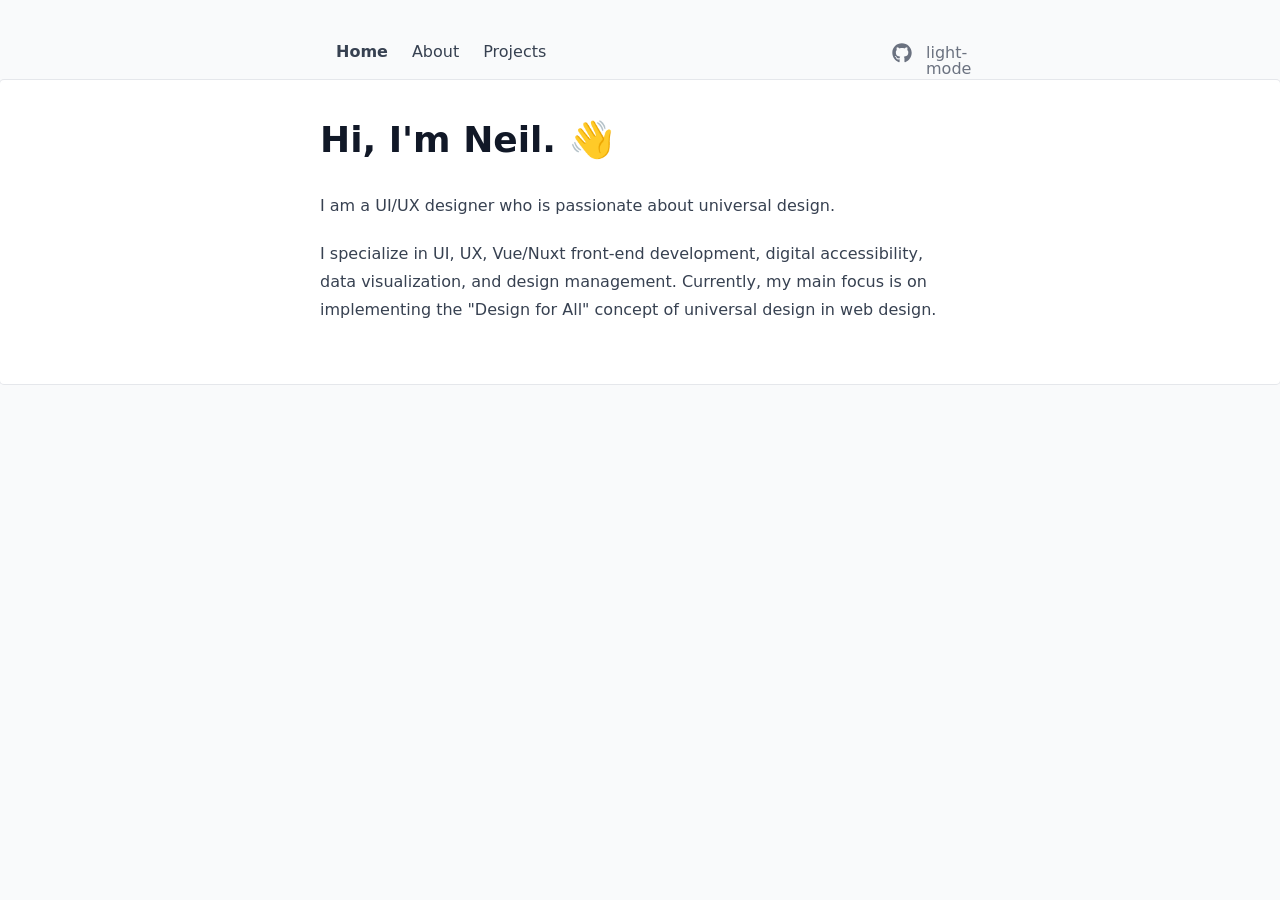
<file: index.html>
<!DOCTYPE html><html  lang="en" data-capo=""><head><meta charset="utf-8">
<meta name="viewport" content="width=device-width, initial-scale=1">
<title>Hi, I&#x27;m Neil. 👋</title>
<style>*,::backdrop,:after,:before{--tw-border-spacing-x:0;--tw-border-spacing-y:0;--tw-translate-x:0;--tw-translate-y:0;--tw-rotate:0;--tw-skew-x:0;--tw-skew-y:0;--tw-scale-x:1;--tw-scale-y:1;--tw-pan-x: ;--tw-pan-y: ;--tw-pinch-zoom: ;--tw-scroll-snap-strictness:proximity;--tw-gradient-from-position: ;--tw-gradient-via-position: ;--tw-gradient-to-position: ;--tw-ordinal: ;--tw-slashed-zero: ;--tw-numeric-figure: ;--tw-numeric-spacing: ;--tw-numeric-fraction: ;--tw-ring-inset: ;--tw-ring-offset-width:0px;--tw-ring-offset-color:#fff;--tw-ring-color:#3b82f680;--tw-ring-offset-shadow:0 0 #0000;--tw-ring-shadow:0 0 #0000;--tw-shadow:0 0 #0000;--tw-shadow-colored:0 0 #0000;--tw-blur: ;--tw-brightness: ;--tw-contrast: ;--tw-grayscale: ;--tw-hue-rotate: ;--tw-invert: ;--tw-saturate: ;--tw-sepia: ;--tw-drop-shadow: ;--tw-backdrop-blur: ;--tw-backdrop-brightness: ;--tw-backdrop-contrast: ;--tw-backdrop-grayscale: ;--tw-backdrop-hue-rotate: ;--tw-backdrop-invert: ;--tw-backdrop-opacity: ;--tw-backdrop-saturate: ;--tw-backdrop-sepia: ;--tw-contain-size: ;--tw-contain-layout: ;--tw-contain-paint: ;--tw-contain-style: }/*! tailwindcss v3.4.13 | MIT License | https://tailwindcss.com*/*,:after,:before{border:0 solid #e5e7eb;box-sizing:border-box}:after,:before{--tw-content:""}:host,html{line-height:1.5;-webkit-text-size-adjust:100%;font-family:ui-sans-serif,system-ui,sans-serif,Apple Color Emoji,Segoe UI Emoji,Segoe UI Symbol,Noto Color Emoji;font-feature-settings:normal;font-variation-settings:normal;tab-size:4;-webkit-tap-highlight-color:transparent}body{line-height:inherit;margin:0}hr{border-top-width:1px;color:inherit;height:0}abbr:where([title]){-webkit-text-decoration:underline dotted;text-decoration:underline dotted}h1,h2,h3,h4,h5,h6{font-size:inherit;font-weight:inherit}a{color:inherit;text-decoration:inherit}b,strong{font-weight:bolder}code,kbd,pre,samp{font-family:ui-monospace,SFMono-Regular,Menlo,Monaco,Consolas,Liberation Mono,Courier New,monospace;font-feature-settings:normal;font-size:1em;font-variation-settings:normal}small{font-size:80%}sub,sup{font-size:75%;line-height:0;position:relative;vertical-align:initial}sub{bottom:-.25em}sup{top:-.5em}table{border-collapse:collapse;border-color:inherit;text-indent:0}button,input,optgroup,select,textarea{color:inherit;font-family:inherit;font-feature-settings:inherit;font-size:100%;font-variation-settings:inherit;font-weight:inherit;letter-spacing:inherit;line-height:inherit;margin:0;padding:0}button,select{text-transform:none}button,input:where([type=button]),input:where([type=reset]),input:where([type=submit]){-webkit-appearance:button;background-color:initial;background-image:none}:-moz-focusring{outline:auto}:-moz-ui-invalid{box-shadow:none}progress{vertical-align:initial}::-webkit-inner-spin-button,::-webkit-outer-spin-button{height:auto}[type=search]{-webkit-appearance:textfield;outline-offset:-2px}::-webkit-search-decoration{-webkit-appearance:none}::-webkit-file-upload-button{-webkit-appearance:button;font:inherit}summary{display:list-item}blockquote,dd,dl,figure,h1,h2,h3,h4,h5,h6,hr,p,pre{margin:0}fieldset{margin:0}fieldset,legend{padding:0}menu,ol,ul{list-style:none;margin:0;padding:0}dialog{padding:0}textarea{resize:vertical}input::placeholder,textarea::placeholder{color:#9ca3af;opacity:1}[role=button],button{cursor:pointer}:disabled{cursor:default}audio,canvas,embed,iframe,img,object,svg,video{display:block;vertical-align:middle}img,video{height:auto;max-width:100%}[hidden]{display:none}.prose{color:var(--tw-prose-body);max-width:65ch}.prose :where(p):not(:where([class~=not-prose],[class~=not-prose] *)){margin-bottom:1.25em;margin-top:1.25em}.prose :where([class~=lead]):not(:where([class~=not-prose],[class~=not-prose] *)){color:var(--tw-prose-lead);font-size:1.25em;line-height:1.6;margin-bottom:1.2em;margin-top:1.2em}.prose :where(a):not(:where([class~=not-prose],[class~=not-prose] *)){color:var(--tw-prose-links);font-weight:500;text-decoration:underline}.prose :where(strong):not(:where([class~=not-prose],[class~=not-prose] *)){color:var(--tw-prose-bold);font-weight:600}.prose :where(a strong):not(:where([class~=not-prose],[class~=not-prose] *)){color:inherit}.prose :where(blockquote strong):not(:where([class~=not-prose],[class~=not-prose] *)){color:inherit}.prose :where(thead th strong):not(:where([class~=not-prose],[class~=not-prose] *)){color:inherit}.prose :where(ol):not(:where([class~=not-prose],[class~=not-prose] *)){list-style-type:decimal;margin-bottom:1.25em;margin-top:1.25em;padding-inline-start:1.625em}.prose :where(ol[type=A]):not(:where([class~=not-prose],[class~=not-prose] *)){list-style-type:upper-alpha}.prose :where(ol[type=a]):not(:where([class~=not-prose],[class~=not-prose] *)){list-style-type:lower-alpha}.prose :where(ol[type=A s]):not(:where([class~=not-prose],[class~=not-prose] *)){list-style-type:upper-alpha}.prose :where(ol[type=a s]):not(:where([class~=not-prose],[class~=not-prose] *)){list-style-type:lower-alpha}.prose :where(ol[type=I]):not(:where([class~=not-prose],[class~=not-prose] *)){list-style-type:upper-roman}.prose :where(ol[type=i]):not(:where([class~=not-prose],[class~=not-prose] *)){list-style-type:lower-roman}.prose :where(ol[type=I s]):not(:where([class~=not-prose],[class~=not-prose] *)){list-style-type:upper-roman}.prose :where(ol[type=i s]):not(:where([class~=not-prose],[class~=not-prose] *)){list-style-type:lower-roman}.prose :where(ol[type="1"]):not(:where([class~=not-prose],[class~=not-prose] *)){list-style-type:decimal}.prose :where(ul):not(:where([class~=not-prose],[class~=not-prose] *)){list-style-type:disc;margin-bottom:1.25em;margin-top:1.25em;padding-inline-start:1.625em}.prose :where(ol>li):not(:where([class~=not-prose],[class~=not-prose] *))::marker{color:var(--tw-prose-counters);font-weight:400}.prose :where(ul>li):not(:where([class~=not-prose],[class~=not-prose] *))::marker{color:var(--tw-prose-bullets)}.prose :where(dt):not(:where([class~=not-prose],[class~=not-prose] *)){color:var(--tw-prose-headings);font-weight:600;margin-top:1.25em}.prose :where(hr):not(:where([class~=not-prose],[class~=not-prose] *)){border-color:var(--tw-prose-hr);border-top-width:1px;margin-bottom:3em;margin-top:3em}.prose :where(blockquote):not(:where([class~=not-prose],[class~=not-prose] *)){border-inline-start-color:var(--tw-prose-quote-borders);border-inline-start-width:.25rem;color:var(--tw-prose-quotes);font-style:italic;font-weight:500;margin-bottom:1.6em;margin-top:1.6em;padding-inline-start:1em;quotes:"\201C""\201D""\2018""\2019"}.prose :where(blockquote p:first-of-type):not(:where([class~=not-prose],[class~=not-prose] *)):before{content:open-quote}.prose :where(blockquote p:last-of-type):not(:where([class~=not-prose],[class~=not-prose] *)):after{content:close-quote}.prose :where(h1):not(:where([class~=not-prose],[class~=not-prose] *)){color:var(--tw-prose-headings);font-size:2.25em;font-weight:800;line-height:1.1111111;margin-bottom:.8888889em;margin-top:0}.prose :where(h1 strong):not(:where([class~=not-prose],[class~=not-prose] *)){color:inherit;font-weight:900}.prose :where(h2):not(:where([class~=not-prose],[class~=not-prose] *)){color:var(--tw-prose-headings);font-size:1.5em;font-weight:700;line-height:1.3333333;margin-bottom:1em;margin-top:2em}.prose :where(h2 strong):not(:where([class~=not-prose],[class~=not-prose] *)){color:inherit;font-weight:800}.prose :where(h3):not(:where([class~=not-prose],[class~=not-prose] *)){color:var(--tw-prose-headings);font-size:1.25em;font-weight:600;line-height:1.6;margin-bottom:.6em;margin-top:1.6em}.prose :where(h3 strong):not(:where([class~=not-prose],[class~=not-prose] *)){color:inherit;font-weight:700}.prose :where(h4):not(:where([class~=not-prose],[class~=not-prose] *)){color:var(--tw-prose-headings);font-weight:600;line-height:1.5;margin-bottom:.5em;margin-top:1.5em}.prose :where(h4 strong):not(:where([class~=not-prose],[class~=not-prose] *)){color:inherit;font-weight:700}.prose :where(img):not(:where([class~=not-prose],[class~=not-prose] *)){margin-bottom:2em;margin-top:2em}.prose :where(picture):not(:where([class~=not-prose],[class~=not-prose] *)){display:block;margin-bottom:2em;margin-top:2em}.prose :where(video):not(:where([class~=not-prose],[class~=not-prose] *)){margin-bottom:2em;margin-top:2em}.prose :where(kbd):not(:where([class~=not-prose],[class~=not-prose] *)){border-radius:.3125rem;box-shadow:0 0 0 1px rgb(var(--tw-prose-kbd-shadows)/10%),0 3px 0 rgb(var(--tw-prose-kbd-shadows)/10%);color:var(--tw-prose-kbd);font-family:inherit;font-size:.875em;font-weight:500;padding-inline-end:.375em;padding-bottom:.1875em;padding-top:.1875em;padding-inline-start:.375em}.prose :where(code):not(:where([class~=not-prose],[class~=not-prose] *)){color:var(--tw-prose-code);font-size:.875em;font-weight:600}.prose :where(code):not(:where([class~=not-prose],[class~=not-prose] *)):before{content:"`"}.prose :where(code):not(:where([class~=not-prose],[class~=not-prose] *)):after{content:"`"}.prose :where(a code):not(:where([class~=not-prose],[class~=not-prose] *)){color:inherit}.prose :where(h1 code):not(:where([class~=not-prose],[class~=not-prose] *)){color:inherit}.prose :where(h2 code):not(:where([class~=not-prose],[class~=not-prose] *)){color:inherit;font-size:.875em}.prose :where(h3 code):not(:where([class~=not-prose],[class~=not-prose] *)){color:inherit;font-size:.9em}.prose :where(h4 code):not(:where([class~=not-prose],[class~=not-prose] *)){color:inherit}.prose :where(blockquote code):not(:where([class~=not-prose],[class~=not-prose] *)){color:inherit}.prose :where(thead th code):not(:where([class~=not-prose],[class~=not-prose] *)){color:inherit}.prose :where(pre):not(:where([class~=not-prose],[class~=not-prose] *)){background-color:var(--tw-prose-pre-bg);border-radius:.375rem;color:var(--tw-prose-pre-code);font-size:.875em;font-weight:400;line-height:1.7142857;margin-bottom:1.7142857em;margin-top:1.7142857em;overflow-x:auto;padding-inline-end:1.1428571em;padding-bottom:.8571429em;padding-top:.8571429em;padding-inline-start:1.1428571em}.prose :where(pre code):not(:where([class~=not-prose],[class~=not-prose] *)){background-color:initial;border-radius:0;border-width:0;color:inherit;font-family:inherit;font-size:inherit;font-weight:inherit;line-height:inherit;padding:0}.prose :where(pre code):not(:where([class~=not-prose],[class~=not-prose] *)):before{content:none}.prose :where(pre code):not(:where([class~=not-prose],[class~=not-prose] *)):after{content:none}.prose :where(table):not(:where([class~=not-prose],[class~=not-prose] *)){font-size:.875em;line-height:1.7142857;margin-bottom:2em;margin-top:2em;table-layout:auto;width:100%}.prose :where(thead):not(:where([class~=not-prose],[class~=not-prose] *)){border-bottom-color:var(--tw-prose-th-borders);border-bottom-width:1px}.prose :where(thead th):not(:where([class~=not-prose],[class~=not-prose] *)){color:var(--tw-prose-headings);font-weight:600;padding-inline-end:.5714286em;padding-bottom:.5714286em;padding-inline-start:.5714286em;vertical-align:bottom}.prose :where(tbody tr):not(:where([class~=not-prose],[class~=not-prose] *)){border-bottom-color:var(--tw-prose-td-borders);border-bottom-width:1px}.prose :where(tbody tr:last-child):not(:where([class~=not-prose],[class~=not-prose] *)){border-bottom-width:0}.prose :where(tbody td):not(:where([class~=not-prose],[class~=not-prose] *)){vertical-align:initial}.prose :where(tfoot):not(:where([class~=not-prose],[class~=not-prose] *)){border-top-color:var(--tw-prose-th-borders);border-top-width:1px}.prose :where(tfoot td):not(:where([class~=not-prose],[class~=not-prose] *)){vertical-align:top}.prose :where(th,td):not(:where([class~=not-prose],[class~=not-prose] *)){text-align:start}.prose :where(figure>*):not(:where([class~=not-prose],[class~=not-prose] *)){margin-bottom:0;margin-top:0}.prose :where(figcaption):not(:where([class~=not-prose],[class~=not-prose] *)){color:var(--tw-prose-captions);font-size:.875em;line-height:1.4285714;margin-top:.8571429em}.prose{--tw-prose-body:#374151;--tw-prose-headings:#111827;--tw-prose-lead:#4b5563;--tw-prose-links:#111827;--tw-prose-bold:#111827;--tw-prose-counters:#6b7280;--tw-prose-bullets:#d1d5db;--tw-prose-hr:#e5e7eb;--tw-prose-quotes:#111827;--tw-prose-quote-borders:#e5e7eb;--tw-prose-captions:#6b7280;--tw-prose-kbd:#111827;--tw-prose-kbd-shadows:17 24 39;--tw-prose-code:#111827;--tw-prose-pre-code:#e5e7eb;--tw-prose-pre-bg:#1f2937;--tw-prose-th-borders:#d1d5db;--tw-prose-td-borders:#e5e7eb;--tw-prose-invert-body:#d1d5db;--tw-prose-invert-headings:#fff;--tw-prose-invert-lead:#9ca3af;--tw-prose-invert-links:#fff;--tw-prose-invert-bold:#fff;--tw-prose-invert-counters:#9ca3af;--tw-prose-invert-bullets:#4b5563;--tw-prose-invert-hr:#374151;--tw-prose-invert-quotes:#f3f4f6;--tw-prose-invert-quote-borders:#374151;--tw-prose-invert-captions:#9ca3af;--tw-prose-invert-kbd:#fff;--tw-prose-invert-kbd-shadows:255 255 255;--tw-prose-invert-code:#fff;--tw-prose-invert-pre-code:#d1d5db;--tw-prose-invert-pre-bg:#00000080;--tw-prose-invert-th-borders:#4b5563;--tw-prose-invert-td-borders:#374151;font-size:1rem;line-height:1.75}.prose :where(picture>img):not(:where([class~=not-prose],[class~=not-prose] *)){margin-bottom:0;margin-top:0}.prose :where(li):not(:where([class~=not-prose],[class~=not-prose] *)){margin-bottom:.5em;margin-top:.5em}.prose :where(ol>li):not(:where([class~=not-prose],[class~=not-prose] *)){padding-inline-start:.375em}.prose :where(ul>li):not(:where([class~=not-prose],[class~=not-prose] *)){padding-inline-start:.375em}.prose :where(.prose>ul>li p):not(:where([class~=not-prose],[class~=not-prose] *)){margin-bottom:.75em;margin-top:.75em}.prose :where(.prose>ul>li>p:first-child):not(:where([class~=not-prose],[class~=not-prose] *)){margin-top:1.25em}.prose :where(.prose>ul>li>p:last-child):not(:where([class~=not-prose],[class~=not-prose] *)){margin-bottom:1.25em}.prose :where(.prose>ol>li>p:first-child):not(:where([class~=not-prose],[class~=not-prose] *)){margin-top:1.25em}.prose :where(.prose>ol>li>p:last-child):not(:where([class~=not-prose],[class~=not-prose] *)){margin-bottom:1.25em}.prose :where(ul ul,ul ol,ol ul,ol ol):not(:where([class~=not-prose],[class~=not-prose] *)){margin-bottom:.75em;margin-top:.75em}.prose :where(dl):not(:where([class~=not-prose],[class~=not-prose] *)){margin-bottom:1.25em;margin-top:1.25em}.prose :where(dd):not(:where([class~=not-prose],[class~=not-prose] *)){margin-top:.5em;padding-inline-start:1.625em}.prose :where(hr+*):not(:where([class~=not-prose],[class~=not-prose] *)){margin-top:0}.prose :where(h2+*):not(:where([class~=not-prose],[class~=not-prose] *)){margin-top:0}.prose :where(h3+*):not(:where([class~=not-prose],[class~=not-prose] *)){margin-top:0}.prose :where(h4+*):not(:where([class~=not-prose],[class~=not-prose] *)){margin-top:0}.prose :where(thead th:first-child):not(:where([class~=not-prose],[class~=not-prose] *)){padding-inline-start:0}.prose :where(thead th:last-child):not(:where([class~=not-prose],[class~=not-prose] *)){padding-inline-end:0}.prose :where(tbody td,tfoot td):not(:where([class~=not-prose],[class~=not-prose] *)){padding-inline-end:.5714286em;padding-bottom:.5714286em;padding-top:.5714286em;padding-inline-start:.5714286em}.prose :where(tbody td:first-child,tfoot td:first-child):not(:where([class~=not-prose],[class~=not-prose] *)){padding-inline-start:0}.prose :where(tbody td:last-child,tfoot td:last-child):not(:where([class~=not-prose],[class~=not-prose] *)){padding-inline-end:0}.prose :where(figure):not(:where([class~=not-prose],[class~=not-prose] *)){margin-bottom:2em;margin-top:2em}.prose :where(.prose>:first-child):not(:where([class~=not-prose],[class~=not-prose] *)){margin-top:0}.prose :where(.prose>:last-child):not(:where([class~=not-prose],[class~=not-prose] *)){margin-bottom:0}.sr-only{height:1px;margin:-1px;overflow:hidden;padding:0;position:absolute;width:1px;clip:rect(0,0,0,0);border-width:0;white-space:nowrap}.m-auto{margin:auto}.mx-auto{margin-left:auto;margin-right:auto}.mr-6{margin-right:1.5rem}.block{display:block}.inline-block{display:inline-block}.flex{display:flex}.inline-flex{display:inline-flex}.h-4{height:1rem}.h-5{height:1.25rem}.w-4{width:1rem}.w-5{width:1.25rem}.max-w-2xl{max-width:42rem}.max-w-full{max-width:100%}.max-w-none{max-width:none}.items-center{align-items:center}.justify-between{justify-content:space-between}.gap-1{gap:.25rem}.space-x-3>:not([hidden])~:not([hidden]){--tw-space-x-reverse:0;margin-left:calc(.75rem*(1 - var(--tw-space-x-reverse)));margin-right:calc(.75rem*var(--tw-space-x-reverse))}.overflow-x-auto{overflow-x:auto}.rounded{border-radius:.25rem}.bg-gray-50{--tw-bg-opacity:1;background-color:rgb(249 250 251/var(--tw-bg-opacity))}.bg-gray-800{--tw-bg-opacity:1;background-color:rgb(31 41 55/var(--tw-bg-opacity))}.bg-white{--tw-bg-opacity:1;background-color:rgb(255 255 255/var(--tw-bg-opacity))}.px-3{padding-left:.75rem;padding-right:.75rem}.px-4{padding-left:1rem;padding-right:1rem}.py-1{padding-bottom:.25rem;padding-top:.25rem}.py-10{padding-bottom:2.5rem;padding-top:2.5rem}.py-4{padding-bottom:1rem;padding-top:1rem}.text-2xl{font-size:1.5rem;line-height:2rem}.font-bold{font-weight:700}.text-black{--tw-text-opacity:1;color:rgb(0 0 0/var(--tw-text-opacity))}.text-gray-500{--tw-text-opacity:1;color:rgb(107 114 128/var(--tw-text-opacity))}.text-gray-700{--tw-text-opacity:1;color:rgb(55 65 81/var(--tw-text-opacity))}.text-white{--tw-text-opacity:1;color:rgb(255 255 255/var(--tw-text-opacity))}.no-underline{text-decoration-line:none}.ring-1{--tw-ring-offset-shadow:var(--tw-ring-inset) 0 0 0 var(--tw-ring-offset-width) var(--tw-ring-offset-color);--tw-ring-shadow:var(--tw-ring-inset) 0 0 0 calc(1px + var(--tw-ring-offset-width)) var(--tw-ring-color);box-shadow:var(--tw-ring-offset-shadow),var(--tw-ring-shadow),var(--tw-shadow,0 0 #0000)}.ring-gray-200{--tw-ring-opacity:1;--tw-ring-color:rgb(229 231 235/var(--tw-ring-opacity))}.transition{transition-duration:.15s;transition-property:color,background-color,border-color,text-decoration-color,fill,stroke,opacity,box-shadow,transform,filter,-webkit-backdrop-filter;transition-property:color,background-color,border-color,text-decoration-color,fill,stroke,opacity,box-shadow,transform,filter,backdrop-filter;transition-property:color,background-color,border-color,text-decoration-color,fill,stroke,opacity,box-shadow,transform,filter,backdrop-filter,-webkit-backdrop-filter;transition-timing-function:cubic-bezier(.4,0,.2,1)}.dark\:prose-invert:is(.dark *){--tw-prose-body:var(--tw-prose-invert-body);--tw-prose-headings:var(--tw-prose-invert-headings);--tw-prose-lead:var(--tw-prose-invert-lead);--tw-prose-links:var(--tw-prose-invert-links);--tw-prose-bold:var(--tw-prose-invert-bold);--tw-prose-counters:var(--tw-prose-invert-counters);--tw-prose-bullets:var(--tw-prose-invert-bullets);--tw-prose-hr:var(--tw-prose-invert-hr);--tw-prose-quotes:var(--tw-prose-invert-quotes);--tw-prose-quote-borders:var(--tw-prose-invert-quote-borders);--tw-prose-captions:var(--tw-prose-invert-captions);--tw-prose-kbd:var(--tw-prose-invert-kbd);--tw-prose-kbd-shadows:var(--tw-prose-invert-kbd-shadows);--tw-prose-code:var(--tw-prose-invert-code);--tw-prose-pre-code:var(--tw-prose-invert-pre-code);--tw-prose-pre-bg:var(--tw-prose-invert-pre-bg);--tw-prose-th-borders:var(--tw-prose-invert-th-borders);--tw-prose-td-borders:var(--tw-prose-invert-td-borders)}.hover\:text-gray-700:hover{--tw-text-opacity:1;color:rgb(55 65 81/var(--tw-text-opacity))}.prose-a\:border-b :is(:where(a):not(:where([class~=not-prose],[class~=not-prose] *))){border-bottom-width:1px}.prose-a\:border-dashed :is(:where(a):not(:where([class~=not-prose],[class~=not-prose] *))){border-style:dashed}.prose-a\:font-normal :is(:where(a):not(:where([class~=not-prose],[class~=not-prose] *))){font-weight:400}.prose-a\:no-underline :is(:where(a):not(:where([class~=not-prose],[class~=not-prose] *))){text-decoration-line:none}.hover\:prose-a\:border-solid :is(:where(a):not(:where([class~=not-prose],[class~=not-prose] *))):hover{border-style:solid}.hover\:prose-a\:border-primary-400 :is(:where(a):not(:where([class~=not-prose],[class~=not-prose] *))):hover{--tw-border-opacity:1;border-color:rgb(52 211 153/var(--tw-border-opacity))}.hover\:prose-a\:text-primary-400 :is(:where(a):not(:where([class~=not-prose],[class~=not-prose] *))):hover{--tw-text-opacity:1;color:rgb(52 211 153/var(--tw-text-opacity))}.prose-pre\:bg-gray-100 :is(:where(pre):not(:where([class~=not-prose],[class~=not-prose] *))){--tw-bg-opacity:1;background-color:rgb(243 244 246/var(--tw-bg-opacity))}.dark\:bg-gray-200:is(.dark *){--tw-bg-opacity:1;background-color:rgb(229 231 235/var(--tw-bg-opacity))}.dark\:bg-gray-800:is(.dark *){--tw-bg-opacity:1;background-color:rgb(31 41 55/var(--tw-bg-opacity))}.dark\:bg-gray-900:is(.dark *){--tw-bg-opacity:1;background-color:rgb(17 24 39/var(--tw-bg-opacity))}.dark\:text-gray-100:is(.dark *){--tw-text-opacity:1;color:rgb(243 244 246/var(--tw-text-opacity))}.dark\:text-gray-200:is(.dark *){--tw-text-opacity:1;color:rgb(229 231 235/var(--tw-text-opacity))}.dark\:text-gray-300:is(.dark *){--tw-text-opacity:1;color:rgb(209 213 219/var(--tw-text-opacity))}.dark\:text-gray-950:is(.dark *){--tw-text-opacity:1;color:rgb(3 7 18/var(--tw-text-opacity))}.dark\:ring-gray-700:is(.dark *){--tw-ring-opacity:1;--tw-ring-color:rgb(55 65 81/var(--tw-ring-opacity))}.dark\:hover\:text-gray-300:hover:is(.dark *){--tw-text-opacity:1;color:rgb(209 213 219/var(--tw-text-opacity))}.dark\:prose-pre\:bg-gray-900 :is(:where(pre):not(:where([class~=not-prose],[class~=not-prose] *))):is(.dark *){--tw-bg-opacity:1;background-color:rgb(17 24 39/var(--tw-bg-opacity))}@media (min-width:640px){.sm\:rounded{border-radius:.25rem}.sm\:rounded-lg{border-radius:.5rem}.sm\:px-8{padding-left:2rem;padding-right:2rem}.sm\:pb-10{padding-bottom:2.5rem}.sm\:pt-6{padding-top:1.5rem}.sm\:shadow{--tw-shadow:0 1px 3px 0 #0000001a,0 1px 2px -1px #0000001a;--tw-shadow-colored:0 1px 3px 0 var(--tw-shadow-color),0 1px 2px -1px var(--tw-shadow-color);box-shadow:var(--tw-ring-offset-shadow,0 0 #0000),var(--tw-ring-shadow,0 0 #0000),var(--tw-shadow)}}</style>
<style>.icon[data-v-55114634]{display:inline-block;vertical-align:middle}</style>
<style>body{--tw-bg-opacity:1;background-color:rgb(249 250 251/var(--tw-bg-opacity));--tw-text-opacity:1;color:rgb(0 0 0/var(--tw-text-opacity))}body:is(.dark *){--tw-bg-opacity:1;background-color:rgb(17 24 39/var(--tw-bg-opacity));--tw-text-opacity:1;color:rgb(255 255 255/var(--tw-text-opacity))}</style>
<link rel="stylesheet" href="/_nuxt/entry.CEVXlidy.css">
<link rel="preload" as="fetch" crossorigin="anonymous" href="/_payload.json?8699c5f0-661c-4bfd-aece-40ed05c05d55">
<link rel="modulepreload" as="script" crossorigin href="/_nuxt/SameeU65.js">
<link rel="modulepreload" as="script" crossorigin href="/_nuxt/P8Z5db4U.js">
<link rel="modulepreload" as="script" crossorigin href="/_nuxt/BuXyBxKU.js">
<link rel="modulepreload" as="script" crossorigin href="/_nuxt/DScxmjPm.js">
<link rel="modulepreload" as="script" crossorigin href="/_nuxt/BHuYTHBV.js">
<link rel="modulepreload" as="script" crossorigin href="/_nuxt/Dnd51l0P.js">
<link rel="modulepreload" as="script" crossorigin href="/_nuxt/CpPZaLPQ.js">
<link rel="modulepreload" as="script" crossorigin href="/_nuxt/3yeYiHHD.js">
<link rel="modulepreload" as="script" crossorigin href="/_nuxt/D9r7_8ZM.js">
<link rel="modulepreload" as="script" crossorigin href="/_nuxt/DgLtmTEU.js">
<link rel="modulepreload" as="script" crossorigin href="/_nuxt/rom9byBf.js">
<link rel="modulepreload" as="script" crossorigin href="/_nuxt/QRkGX--8.js">
<link rel="modulepreload" as="script" crossorigin href="/_nuxt/BPX5yY5O.js">
<link rel="prefetch" as="script" crossorigin href="/_nuxt/BPuJf-TV.js">
<link rel="prefetch" as="script" crossorigin href="/_nuxt/BhYUXKsP.js">
<link rel="prefetch" as="style" crossorigin href="/_nuxt/useStudio.DQTJeWrd.css">
<link rel="prefetch" as="script" crossorigin href="/_nuxt/CBtPjEb7.js">
<link rel="prefetch" as="script" crossorigin href="/_nuxt/D6jdWDlz.js">
<link rel="prefetch" as="script" crossorigin href="/_nuxt/dh5QazWe.js">
<meta content="/social-image.png" property="og:image">
<meta name="twitter:card" content="summary_large_image">
<meta property="og:title" content="Hi, I'm Neil. 👋">
<meta name="description" content="I am a UI/UX designer who is passionate about universal design.">
<meta property="og:description" content="I am a UI/UX designer who is passionate about universal design.">
<script type="module" src="/_nuxt/SameeU65.js" crossorigin></script><script>"use strict";(()=>{const t=window,e=document.documentElement,c=["dark","light"],n=getStorageValue("localStorage","nuxt-color-mode")||"system";let i=n==="system"?u():n;const r=e.getAttribute("data-color-mode-forced");r&&(i=r),l(i),t["__NUXT_COLOR_MODE__"]={preference:n,value:i,getColorScheme:u,addColorScheme:l,removeColorScheme:d};function l(o){const s=""+o+"",a="";e.classList?e.classList.add(s):e.className+=" "+s,a&&e.setAttribute("data-"+a,o)}function d(o){const s=""+o+"",a="";e.classList?e.classList.remove(s):e.className=e.className.replace(new RegExp(s,"g"),""),a&&e.removeAttribute("data-"+a)}function f(o){return t.matchMedia("(prefers-color-scheme"+o+")")}function u(){if(t.matchMedia&&f("").media!=="not all"){for(const o of c)if(f(":"+o).matches)return o}return"light"}})();function getStorageValue(t,e){switch(t){case"localStorage":return window.localStorage.getItem(e);case"sessionStorage":return window.sessionStorage.getItem(e);case"cookie":return getCookie(e);default:return null}}function getCookie(t){const c=("; "+window.document.cookie).split("; "+t+"=");if(c.length===2)return c.pop()?.split(";").shift()}</script></head><body><div id="__nuxt"><div class="sm:pt-6 sm:pb-10"><!----><!----><!----><div class="nuxt-loading-indicator" style="position:fixed;top:0;right:0;left:0;pointer-events:none;width:auto;height:3px;opacity:0;background:repeating-linear-gradient(to right,#00dc82 0%,#34cdfe 50%,#0047e1 100%);background-size:Infinity% auto;transform:scaleX(0%);transform-origin:left;transition:transform 0.1s, height 0.4s, opacity 0.4s;z-index:999999;"></div><div class="flex justify-between max-w-2xl px-4 py-4 mx-auto sm:px-8"><div class="text-gray-700 dark:text-gray-200"><!--[--><a aria-current="page" href="/" class="font-bold router-link-exact-active mr-6">Home</a><a href="/about" class="mr-6">About</a><a href="/projects" class="mr-6">Projects</a><!--]--></div><div class="space-x-3 transition text-gray-500"><!----><a href="https://github.com/https://github.com/Neil-Lin" title="GitHub" class="dark:text-gray-100 hover:text-gray-700 dark:hover:text-gray-300"><svg xmlns="http://www.w3.org/2000/svg" xmlns:xlink="http://www.w3.org/1999/xlink" aria-hidden="true" role="img" class="icon w-5 h-5" style="" width="1em" height="1em" viewBox="0 0 496 512" data-v-55114634><path fill="currentColor" d="M165.9 397.4c0 2-2.3 3.6-5.2 3.6c-3.3.3-5.6-1.3-5.6-3.6c0-2 2.3-3.6 5.2-3.6c3-.3 5.6 1.3 5.6 3.6m-31.1-4.5c-.7 2 1.3 4.3 4.3 4.9c2.6 1 5.6 0 6.2-2s-1.3-4.3-4.3-5.2c-2.6-.7-5.5.3-6.2 2.3m44.2-1.7c-2.9.7-4.9 2.6-4.6 4.9c.3 2 2.9 3.3 5.9 2.6c2.9-.7 4.9-2.6 4.6-4.6c-.3-1.9-3-3.2-5.9-2.9M244.8 8C106.1 8 0 113.3 0 252c0 110.9 69.8 205.8 169.5 239.2c12.8 2.3 17.3-5.6 17.3-12.1c0-6.2-.3-40.4-.3-61.4c0 0-70 15-84.7-29.8c0 0-11.4-29.1-27.8-36.6c0 0-22.9-15.7 1.6-15.4c0 0 24.9 2 38.6 25.8c21.9 38.6 58.6 27.5 72.9 20.9c2.3-16 8.8-27.1 16-33.7c-55.9-6.2-112.3-14.3-112.3-110.5c0-27.5 7.6-41.3 23.6-58.9c-2.6-6.5-11.1-33.3 2.6-67.9c20.9-6.5 69 27 69 27c20-5.6 41.5-8.5 62.8-8.5s42.8 2.9 62.8 8.5c0 0 48.1-33.6 69-27c13.7 34.7 5.2 61.4 2.6 67.9c16 17.7 25.8 31.5 25.8 58.9c0 96.5-58.9 104.2-114.8 110.5c9.2 7.9 17 22.9 17 46.4c0 33.7-.3 75.4-.3 83.6c0 6.5 4.6 14.4 17.3 12.1C428.2 457.8 496 362.9 496 252C496 113.3 383.5 8 244.8 8M97.2 352.9c-1.3 1-1 3.3.7 5.2c1.6 1.6 3.9 2.3 5.2 1c1.3-1 1-3.3-.7-5.2c-1.6-1.6-3.9-2.3-5.2-1m-10.8-8.1c-.7 1.3.3 2.9 2.3 3.9c1.6 1 3.6.7 4.3-.7c.7-1.3-.3-2.9-2.3-3.9c-2-.6-3.6-.3-4.3.7m32.4 35.6c-1.6 1.3-1 4.3 1.3 6.2c2.3 2.3 5.2 2.6 6.5 1c1.3-1.3.7-4.3-1.3-6.2c-2.2-2.3-5.2-2.6-6.5-1m-11.4-14.7c-1.6 1-1.6 3.6 0 5.9s4.3 3.3 5.6 2.3c1.6-1.3 1.6-3.9 0-6.2c-1.4-2.3-4-3.3-5.6-2"/></svg></a><!----><button aria-label="Color Mode" class="inline-block w-5 dark:text-gray-100 hover:text-gray-700 dark:hover:text-gray-300"><span>...</span></button></div></div><!--[--><div class="document-driven-page"><div class="py-10 m-auto bg-white sm:px-8 ring-1 ring-gray-200 dark:ring-gray-700 dark:bg-gray-800 sm:rounded"><main class="max-w-2xl px-4 mx-auto prose dark:prose-invert prose-pre:bg-gray-100 dark:prose-pre:bg-gray-900 hover:prose-a:text-primary-400 prose-a:font-normal prose-a:no-underline prose-a:border-dashed prose-a:border-b hover:prose-a:border-solid hover:prose-a:border-primary-400"><!--[--><div><h1 id="hi-im-neil"><!--[-->Hi, <strong><!--[-->I&#39;m Neil. 👋<!--]--></strong><!--]--></h1><p><!--[-->I am a UI/UX designer who is passionate about universal design.<!--]--></p><p><!--[-->I specialize in UI, UX, Vue/Nuxt front-end development, digital accessibility, data visualization, and design management. Currently, my main focus is on implementing the &quot;Design for All&quot; concept of universal design in web design.<!--]--></p></div><!--]--></main></div></div><!--]--></div></div><div id="teleports"></div><script type="application/json" data-nuxt-data="nuxt-app" data-ssr="true" id="__NUXT_DATA__" data-src="/_payload.json?8699c5f0-661c-4bfd-aece-40ed05c05d55">[{"state":1,"once":84,"_errors":85,"serverRendered":5,"path":11,"prerenderedAt":87},["Reactive",2],{"$scolor-mode":3,"$sdd-pages":7,"$sdd-surrounds":55,"$sdd-globals":68,"$sdd-navigation":70,"$sicons":78},{"preference":4,"value":4,"unknown":5,"forced":6},"system",true,false,["ShallowRef",8],["ShallowReactive",9],{"/":10},{"_path":11,"_dir":12,"_draft":6,"_partial":6,"_locale":12,"title":13,"description":14,"navigation":15,"layout":17,"body":18,"_type":49,"_id":50,"_source":51,"_file":52,"_stem":53,"_extension":54},"/","","Hi, I'm Neil. 👋","I am a UI/UX designer who is passionate about universal design.",{"title":16},"Home","full-width",{"type":19,"children":20,"toc":46},"root",[21,36,41],{"type":22,"tag":23,"props":24,"children":26},"element","h1",{"id":25},"hi-im-neil",[27,30],{"type":28,"value":29},"text","Hi, ",{"type":22,"tag":31,"props":32,"children":33},"strong",{},[34],{"type":28,"value":35},"I'm Neil. 👋",{"type":22,"tag":37,"props":38,"children":39},"p",{},[40],{"type":28,"value":14},{"type":22,"tag":37,"props":42,"children":43},{},[44],{"type":28,"value":45},"I specialize in UI, UX, Vue/Nuxt front-end development, digital accessibility, data visualization, and design management. Currently, my main focus is on implementing the \"Design for All\" concept of universal design in web design.",{"title":12,"searchDepth":47,"depth":47,"links":48},2,[],"markdown","content:1.index.md","content","1.index.md","1.index","md",["ShallowRef",56],["ShallowReactive",57],{"/":58},[59,60],null,{"_path":61,"_dir":12,"_draft":6,"_partial":6,"_locale":12,"title":62,"description":12,"navigation":63,"layout":17,"head":64,"_type":49,"_id":65,"_source":51,"_file":66,"_stem":67,"_extension":54},"/about","About",{"title":62},{"description":62},"content:2.about.md","2.about.md","2.about",["ShallowRef",69],{},[71,72,73],{"title":16,"_path":11,"layout":17},{"title":62,"_path":61,"layout":17},{"title":74,"_path":75,"children":76,"layout":17},"Projects","/projects",[77],{"title":74,"_path":75,"layout":17},{"fa-brands:github":79},{"left":80,"top":80,"width":81,"height":82,"rotate":80,"vFlip":6,"hFlip":6,"body":83},0,496,512,"\u003Cpath fill=\"currentColor\" d=\"M165.9 397.4c0 2-2.3 3.6-5.2 3.6c-3.3.3-5.6-1.3-5.6-3.6c0-2 2.3-3.6 5.2-3.6c3-.3 5.6 1.3 5.6 3.6m-31.1-4.5c-.7 2 1.3 4.3 4.3 4.9c2.6 1 5.6 0 6.2-2s-1.3-4.3-4.3-5.2c-2.6-.7-5.5.3-6.2 2.3m44.2-1.7c-2.9.7-4.9 2.6-4.6 4.9c.3 2 2.9 3.3 5.9 2.6c2.9-.7 4.9-2.6 4.6-4.6c-.3-1.9-3-3.2-5.9-2.9M244.8 8C106.1 8 0 113.3 0 252c0 110.9 69.8 205.8 169.5 239.2c12.8 2.3 17.3-5.6 17.3-12.1c0-6.2-.3-40.4-.3-61.4c0 0-70 15-84.7-29.8c0 0-11.4-29.1-27.8-36.6c0 0-22.9-15.7 1.6-15.4c0 0 24.9 2 38.6 25.8c21.9 38.6 58.6 27.5 72.9 20.9c2.3-16 8.8-27.1 16-33.7c-55.9-6.2-112.3-14.3-112.3-110.5c0-27.5 7.6-41.3 23.6-58.9c-2.6-6.5-11.1-33.3 2.6-67.9c20.9-6.5 69 27 69 27c20-5.6 41.5-8.5 62.8-8.5s42.8 2.9 62.8 8.5c0 0 48.1-33.6 69-27c13.7 34.7 5.2 61.4 2.6 67.9c16 17.7 25.8 31.5 25.8 58.9c0 96.5-58.9 104.2-114.8 110.5c9.2 7.9 17 22.9 17 46.4c0 33.7-.3 75.4-.3 83.6c0 6.5 4.6 14.4 17.3 12.1C428.2 457.8 496 362.9 496 252C496 113.3 383.5 8 244.8 8M97.2 352.9c-1.3 1-1 3.3.7 5.2c1.6 1.6 3.9 2.3 5.2 1c1.3-1 1-3.3-.7-5.2c-1.6-1.6-3.9-2.3-5.2-1m-10.8-8.1c-.7 1.3.3 2.9 2.3 3.9c1.6 1 3.6.7 4.3-.7c.7-1.3-.3-2.9-2.3-3.9c-2-.6-3.6-.3-4.3.7m32.4 35.6c-1.6 1.3-1 4.3 1.3 6.2c2.3 2.3 5.2 2.6 6.5 1c1.3-1.3.7-4.3-1.3-6.2c-2.2-2.3-5.2-2.6-6.5-1m-11.4-14.7c-1.6 1-1.6 3.6 0 5.9s4.3 3.3 5.6 2.3c1.6-1.3 1.6-3.9 0-6.2c-1.4-2.3-4-3.3-5.6-2\"/>",["Set"],["ShallowReactive",86],{},1728135730267]</script>
<script>window.__NUXT__={};window.__NUXT__.config={public:{studio:{apiURL:"https://api.nuxt.studio",iframeMessagingAllowedOrigins:""},mdc:{components:{prose:true,map:{p:"prose-p",a:"prose-a",blockquote:"prose-blockquote","code-inline":"prose-code-inline",code:"ProseCodeInline",em:"prose-em",h1:"prose-h1",h2:"prose-h2",h3:"prose-h3",h4:"prose-h4",h5:"prose-h5",h6:"prose-h6",hr:"prose-hr",img:"prose-img",ul:"prose-ul",ol:"prose-ol",li:"prose-li",strong:"prose-strong",table:"prose-table",thead:"prose-thead",tbody:"prose-tbody",td:"prose-td",th:"prose-th",tr:"prose-tr"}},headings:{anchorLinks:{h1:false,h2:true,h3:true,h4:true,h5:false,h6:false}}},content:{locales:[],defaultLocale:"",integrity:1728135714099,experimental:{stripQueryParameters:false,advanceQuery:false,clientDB:false},respectPathCase:false,api:{baseURL:"/api/_content"},navigation:{fields:["layout"]},tags:{p:"prose-p",a:"prose-a",blockquote:"prose-blockquote","code-inline":"prose-code-inline",code:"ProseCodeInline",em:"prose-em",h1:"prose-h1",h2:"prose-h2",h3:"prose-h3",h4:"prose-h4",h5:"prose-h5",h6:"prose-h6",hr:"prose-hr",img:"prose-img",ul:"prose-ul",ol:"prose-ol",li:"prose-li",strong:"prose-strong",table:"prose-table",thead:"prose-thead",tbody:"prose-tbody",td:"prose-td",th:"prose-th",tr:"prose-tr"},highlight:{theme:{dark:"github-dark",default:"github-light"},highlighter:"shiki",langs:["js","jsx","json","ts","tsx","vue","css","html","bash","md","mdc","yaml"]},wsUrl:"",documentDriven:{page:true,navigation:true,surround:true,globals:{},layoutFallbacks:["theme"],injectPage:true},host:"",trailingSlash:false,search:"",contentHead:true,anchorLinks:{depth:4,exclude:[1]}}},app:{baseURL:"/",buildId:"8699c5f0-661c-4bfd-aece-40ed05c05d55",buildAssetsDir:"/_nuxt/",cdnURL:""}}</script></body></html>
</file>
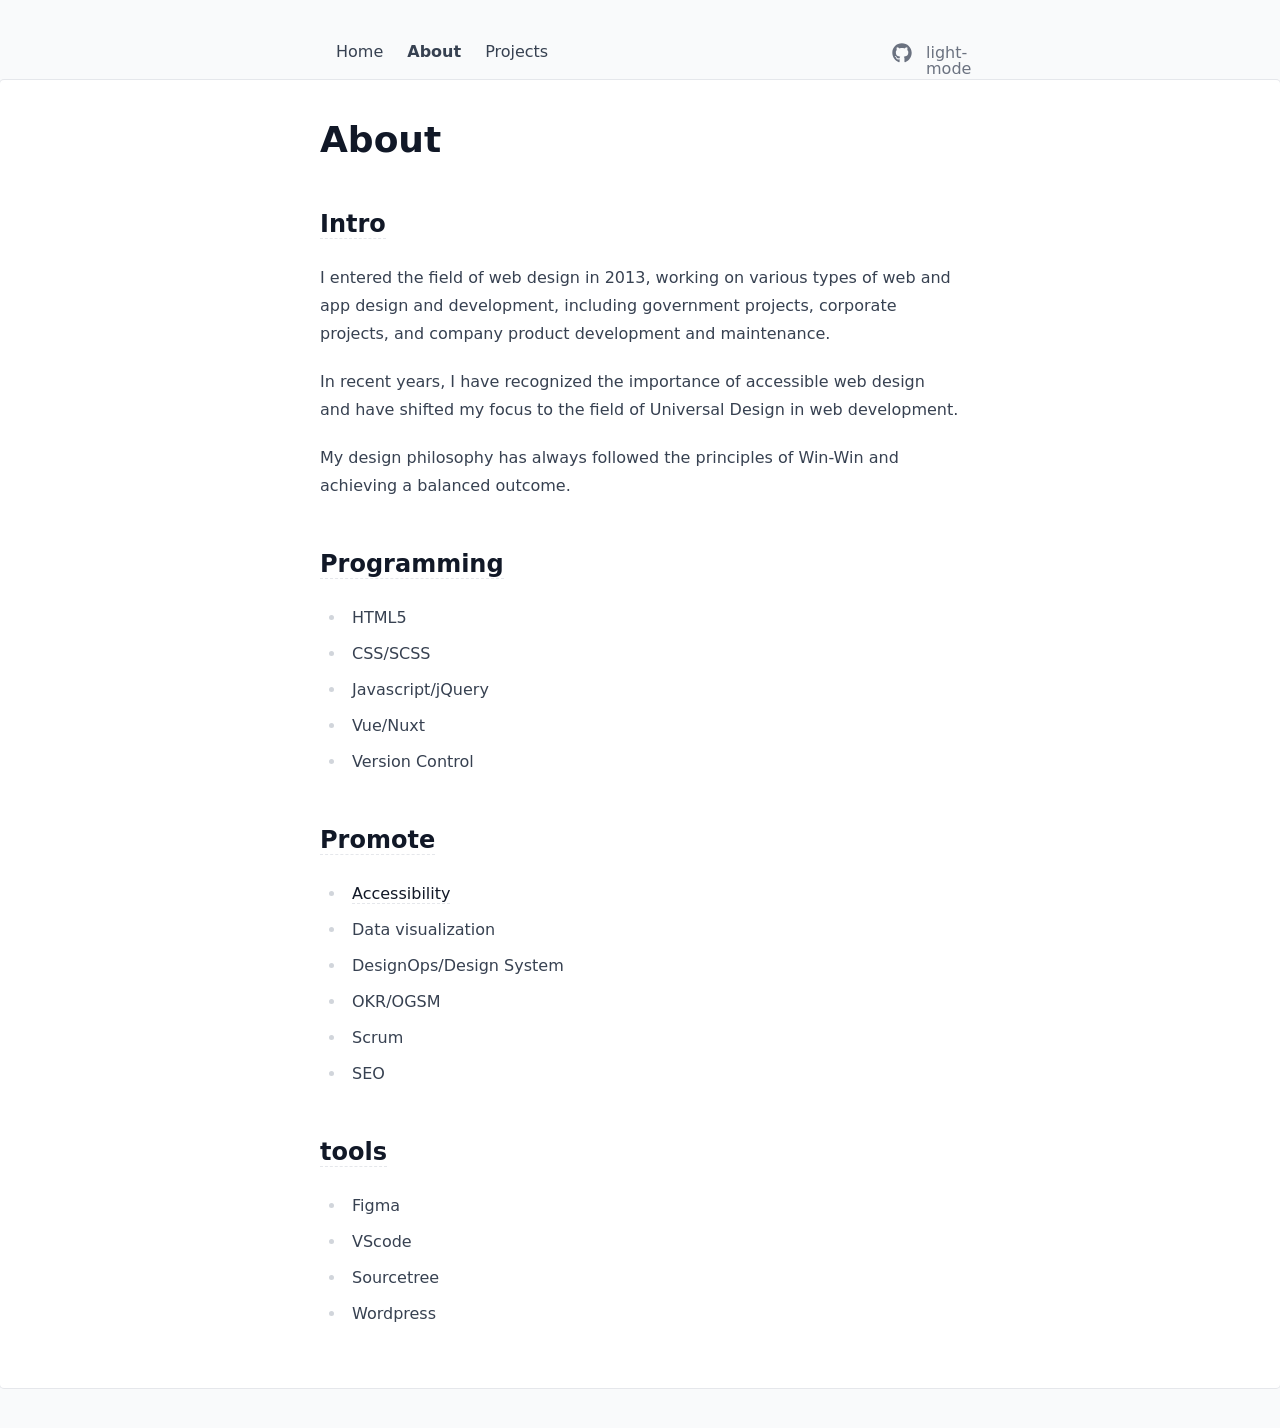
<file: about/index.html>
<!DOCTYPE html><html  lang="en" data-capo=""><head><meta charset="utf-8">
<meta name="viewport" content="width=device-width, initial-scale=1">
<title>About</title>
<style>*,::backdrop,:after,:before{--tw-border-spacing-x:0;--tw-border-spacing-y:0;--tw-translate-x:0;--tw-translate-y:0;--tw-rotate:0;--tw-skew-x:0;--tw-skew-y:0;--tw-scale-x:1;--tw-scale-y:1;--tw-pan-x: ;--tw-pan-y: ;--tw-pinch-zoom: ;--tw-scroll-snap-strictness:proximity;--tw-gradient-from-position: ;--tw-gradient-via-position: ;--tw-gradient-to-position: ;--tw-ordinal: ;--tw-slashed-zero: ;--tw-numeric-figure: ;--tw-numeric-spacing: ;--tw-numeric-fraction: ;--tw-ring-inset: ;--tw-ring-offset-width:0px;--tw-ring-offset-color:#fff;--tw-ring-color:#3b82f680;--tw-ring-offset-shadow:0 0 #0000;--tw-ring-shadow:0 0 #0000;--tw-shadow:0 0 #0000;--tw-shadow-colored:0 0 #0000;--tw-blur: ;--tw-brightness: ;--tw-contrast: ;--tw-grayscale: ;--tw-hue-rotate: ;--tw-invert: ;--tw-saturate: ;--tw-sepia: ;--tw-drop-shadow: ;--tw-backdrop-blur: ;--tw-backdrop-brightness: ;--tw-backdrop-contrast: ;--tw-backdrop-grayscale: ;--tw-backdrop-hue-rotate: ;--tw-backdrop-invert: ;--tw-backdrop-opacity: ;--tw-backdrop-saturate: ;--tw-backdrop-sepia: ;--tw-contain-size: ;--tw-contain-layout: ;--tw-contain-paint: ;--tw-contain-style: }/*! tailwindcss v3.4.13 | MIT License | https://tailwindcss.com*/*,:after,:before{border:0 solid #e5e7eb;box-sizing:border-box}:after,:before{--tw-content:""}:host,html{line-height:1.5;-webkit-text-size-adjust:100%;font-family:ui-sans-serif,system-ui,sans-serif,Apple Color Emoji,Segoe UI Emoji,Segoe UI Symbol,Noto Color Emoji;font-feature-settings:normal;font-variation-settings:normal;tab-size:4;-webkit-tap-highlight-color:transparent}body{line-height:inherit;margin:0}hr{border-top-width:1px;color:inherit;height:0}abbr:where([title]){-webkit-text-decoration:underline dotted;text-decoration:underline dotted}h1,h2,h3,h4,h5,h6{font-size:inherit;font-weight:inherit}a{color:inherit;text-decoration:inherit}b,strong{font-weight:bolder}code,kbd,pre,samp{font-family:ui-monospace,SFMono-Regular,Menlo,Monaco,Consolas,Liberation Mono,Courier New,monospace;font-feature-settings:normal;font-size:1em;font-variation-settings:normal}small{font-size:80%}sub,sup{font-size:75%;line-height:0;position:relative;vertical-align:initial}sub{bottom:-.25em}sup{top:-.5em}table{border-collapse:collapse;border-color:inherit;text-indent:0}button,input,optgroup,select,textarea{color:inherit;font-family:inherit;font-feature-settings:inherit;font-size:100%;font-variation-settings:inherit;font-weight:inherit;letter-spacing:inherit;line-height:inherit;margin:0;padding:0}button,select{text-transform:none}button,input:where([type=button]),input:where([type=reset]),input:where([type=submit]){-webkit-appearance:button;background-color:initial;background-image:none}:-moz-focusring{outline:auto}:-moz-ui-invalid{box-shadow:none}progress{vertical-align:initial}::-webkit-inner-spin-button,::-webkit-outer-spin-button{height:auto}[type=search]{-webkit-appearance:textfield;outline-offset:-2px}::-webkit-search-decoration{-webkit-appearance:none}::-webkit-file-upload-button{-webkit-appearance:button;font:inherit}summary{display:list-item}blockquote,dd,dl,figure,h1,h2,h3,h4,h5,h6,hr,p,pre{margin:0}fieldset{margin:0}fieldset,legend{padding:0}menu,ol,ul{list-style:none;margin:0;padding:0}dialog{padding:0}textarea{resize:vertical}input::placeholder,textarea::placeholder{color:#9ca3af;opacity:1}[role=button],button{cursor:pointer}:disabled{cursor:default}audio,canvas,embed,iframe,img,object,svg,video{display:block;vertical-align:middle}img,video{height:auto;max-width:100%}[hidden]{display:none}.prose{color:var(--tw-prose-body);max-width:65ch}.prose :where(p):not(:where([class~=not-prose],[class~=not-prose] *)){margin-bottom:1.25em;margin-top:1.25em}.prose :where([class~=lead]):not(:where([class~=not-prose],[class~=not-prose] *)){color:var(--tw-prose-lead);font-size:1.25em;line-height:1.6;margin-bottom:1.2em;margin-top:1.2em}.prose :where(a):not(:where([class~=not-prose],[class~=not-prose] *)){color:var(--tw-prose-links);font-weight:500;text-decoration:underline}.prose :where(strong):not(:where([class~=not-prose],[class~=not-prose] *)){color:var(--tw-prose-bold);font-weight:600}.prose :where(a strong):not(:where([class~=not-prose],[class~=not-prose] *)){color:inherit}.prose :where(blockquote strong):not(:where([class~=not-prose],[class~=not-prose] *)){color:inherit}.prose :where(thead th strong):not(:where([class~=not-prose],[class~=not-prose] *)){color:inherit}.prose :where(ol):not(:where([class~=not-prose],[class~=not-prose] *)){list-style-type:decimal;margin-bottom:1.25em;margin-top:1.25em;padding-inline-start:1.625em}.prose :where(ol[type=A]):not(:where([class~=not-prose],[class~=not-prose] *)){list-style-type:upper-alpha}.prose :where(ol[type=a]):not(:where([class~=not-prose],[class~=not-prose] *)){list-style-type:lower-alpha}.prose :where(ol[type=A s]):not(:where([class~=not-prose],[class~=not-prose] *)){list-style-type:upper-alpha}.prose :where(ol[type=a s]):not(:where([class~=not-prose],[class~=not-prose] *)){list-style-type:lower-alpha}.prose :where(ol[type=I]):not(:where([class~=not-prose],[class~=not-prose] *)){list-style-type:upper-roman}.prose :where(ol[type=i]):not(:where([class~=not-prose],[class~=not-prose] *)){list-style-type:lower-roman}.prose :where(ol[type=I s]):not(:where([class~=not-prose],[class~=not-prose] *)){list-style-type:upper-roman}.prose :where(ol[type=i s]):not(:where([class~=not-prose],[class~=not-prose] *)){list-style-type:lower-roman}.prose :where(ol[type="1"]):not(:where([class~=not-prose],[class~=not-prose] *)){list-style-type:decimal}.prose :where(ul):not(:where([class~=not-prose],[class~=not-prose] *)){list-style-type:disc;margin-bottom:1.25em;margin-top:1.25em;padding-inline-start:1.625em}.prose :where(ol>li):not(:where([class~=not-prose],[class~=not-prose] *))::marker{color:var(--tw-prose-counters);font-weight:400}.prose :where(ul>li):not(:where([class~=not-prose],[class~=not-prose] *))::marker{color:var(--tw-prose-bullets)}.prose :where(dt):not(:where([class~=not-prose],[class~=not-prose] *)){color:var(--tw-prose-headings);font-weight:600;margin-top:1.25em}.prose :where(hr):not(:where([class~=not-prose],[class~=not-prose] *)){border-color:var(--tw-prose-hr);border-top-width:1px;margin-bottom:3em;margin-top:3em}.prose :where(blockquote):not(:where([class~=not-prose],[class~=not-prose] *)){border-inline-start-color:var(--tw-prose-quote-borders);border-inline-start-width:.25rem;color:var(--tw-prose-quotes);font-style:italic;font-weight:500;margin-bottom:1.6em;margin-top:1.6em;padding-inline-start:1em;quotes:"\201C""\201D""\2018""\2019"}.prose :where(blockquote p:first-of-type):not(:where([class~=not-prose],[class~=not-prose] *)):before{content:open-quote}.prose :where(blockquote p:last-of-type):not(:where([class~=not-prose],[class~=not-prose] *)):after{content:close-quote}.prose :where(h1):not(:where([class~=not-prose],[class~=not-prose] *)){color:var(--tw-prose-headings);font-size:2.25em;font-weight:800;line-height:1.1111111;margin-bottom:.8888889em;margin-top:0}.prose :where(h1 strong):not(:where([class~=not-prose],[class~=not-prose] *)){color:inherit;font-weight:900}.prose :where(h2):not(:where([class~=not-prose],[class~=not-prose] *)){color:var(--tw-prose-headings);font-size:1.5em;font-weight:700;line-height:1.3333333;margin-bottom:1em;margin-top:2em}.prose :where(h2 strong):not(:where([class~=not-prose],[class~=not-prose] *)){color:inherit;font-weight:800}.prose :where(h3):not(:where([class~=not-prose],[class~=not-prose] *)){color:var(--tw-prose-headings);font-size:1.25em;font-weight:600;line-height:1.6;margin-bottom:.6em;margin-top:1.6em}.prose :where(h3 strong):not(:where([class~=not-prose],[class~=not-prose] *)){color:inherit;font-weight:700}.prose :where(h4):not(:where([class~=not-prose],[class~=not-prose] *)){color:var(--tw-prose-headings);font-weight:600;line-height:1.5;margin-bottom:.5em;margin-top:1.5em}.prose :where(h4 strong):not(:where([class~=not-prose],[class~=not-prose] *)){color:inherit;font-weight:700}.prose :where(img):not(:where([class~=not-prose],[class~=not-prose] *)){margin-bottom:2em;margin-top:2em}.prose :where(picture):not(:where([class~=not-prose],[class~=not-prose] *)){display:block;margin-bottom:2em;margin-top:2em}.prose :where(video):not(:where([class~=not-prose],[class~=not-prose] *)){margin-bottom:2em;margin-top:2em}.prose :where(kbd):not(:where([class~=not-prose],[class~=not-prose] *)){border-radius:.3125rem;box-shadow:0 0 0 1px rgb(var(--tw-prose-kbd-shadows)/10%),0 3px 0 rgb(var(--tw-prose-kbd-shadows)/10%);color:var(--tw-prose-kbd);font-family:inherit;font-size:.875em;font-weight:500;padding-inline-end:.375em;padding-bottom:.1875em;padding-top:.1875em;padding-inline-start:.375em}.prose :where(code):not(:where([class~=not-prose],[class~=not-prose] *)){color:var(--tw-prose-code);font-size:.875em;font-weight:600}.prose :where(code):not(:where([class~=not-prose],[class~=not-prose] *)):before{content:"`"}.prose :where(code):not(:where([class~=not-prose],[class~=not-prose] *)):after{content:"`"}.prose :where(a code):not(:where([class~=not-prose],[class~=not-prose] *)){color:inherit}.prose :where(h1 code):not(:where([class~=not-prose],[class~=not-prose] *)){color:inherit}.prose :where(h2 code):not(:where([class~=not-prose],[class~=not-prose] *)){color:inherit;font-size:.875em}.prose :where(h3 code):not(:where([class~=not-prose],[class~=not-prose] *)){color:inherit;font-size:.9em}.prose :where(h4 code):not(:where([class~=not-prose],[class~=not-prose] *)){color:inherit}.prose :where(blockquote code):not(:where([class~=not-prose],[class~=not-prose] *)){color:inherit}.prose :where(thead th code):not(:where([class~=not-prose],[class~=not-prose] *)){color:inherit}.prose :where(pre):not(:where([class~=not-prose],[class~=not-prose] *)){background-color:var(--tw-prose-pre-bg);border-radius:.375rem;color:var(--tw-prose-pre-code);font-size:.875em;font-weight:400;line-height:1.7142857;margin-bottom:1.7142857em;margin-top:1.7142857em;overflow-x:auto;padding-inline-end:1.1428571em;padding-bottom:.8571429em;padding-top:.8571429em;padding-inline-start:1.1428571em}.prose :where(pre code):not(:where([class~=not-prose],[class~=not-prose] *)){background-color:initial;border-radius:0;border-width:0;color:inherit;font-family:inherit;font-size:inherit;font-weight:inherit;line-height:inherit;padding:0}.prose :where(pre code):not(:where([class~=not-prose],[class~=not-prose] *)):before{content:none}.prose :where(pre code):not(:where([class~=not-prose],[class~=not-prose] *)):after{content:none}.prose :where(table):not(:where([class~=not-prose],[class~=not-prose] *)){font-size:.875em;line-height:1.7142857;margin-bottom:2em;margin-top:2em;table-layout:auto;width:100%}.prose :where(thead):not(:where([class~=not-prose],[class~=not-prose] *)){border-bottom-color:var(--tw-prose-th-borders);border-bottom-width:1px}.prose :where(thead th):not(:where([class~=not-prose],[class~=not-prose] *)){color:var(--tw-prose-headings);font-weight:600;padding-inline-end:.5714286em;padding-bottom:.5714286em;padding-inline-start:.5714286em;vertical-align:bottom}.prose :where(tbody tr):not(:where([class~=not-prose],[class~=not-prose] *)){border-bottom-color:var(--tw-prose-td-borders);border-bottom-width:1px}.prose :where(tbody tr:last-child):not(:where([class~=not-prose],[class~=not-prose] *)){border-bottom-width:0}.prose :where(tbody td):not(:where([class~=not-prose],[class~=not-prose] *)){vertical-align:initial}.prose :where(tfoot):not(:where([class~=not-prose],[class~=not-prose] *)){border-top-color:var(--tw-prose-th-borders);border-top-width:1px}.prose :where(tfoot td):not(:where([class~=not-prose],[class~=not-prose] *)){vertical-align:top}.prose :where(th,td):not(:where([class~=not-prose],[class~=not-prose] *)){text-align:start}.prose :where(figure>*):not(:where([class~=not-prose],[class~=not-prose] *)){margin-bottom:0;margin-top:0}.prose :where(figcaption):not(:where([class~=not-prose],[class~=not-prose] *)){color:var(--tw-prose-captions);font-size:.875em;line-height:1.4285714;margin-top:.8571429em}.prose{--tw-prose-body:#374151;--tw-prose-headings:#111827;--tw-prose-lead:#4b5563;--tw-prose-links:#111827;--tw-prose-bold:#111827;--tw-prose-counters:#6b7280;--tw-prose-bullets:#d1d5db;--tw-prose-hr:#e5e7eb;--tw-prose-quotes:#111827;--tw-prose-quote-borders:#e5e7eb;--tw-prose-captions:#6b7280;--tw-prose-kbd:#111827;--tw-prose-kbd-shadows:17 24 39;--tw-prose-code:#111827;--tw-prose-pre-code:#e5e7eb;--tw-prose-pre-bg:#1f2937;--tw-prose-th-borders:#d1d5db;--tw-prose-td-borders:#e5e7eb;--tw-prose-invert-body:#d1d5db;--tw-prose-invert-headings:#fff;--tw-prose-invert-lead:#9ca3af;--tw-prose-invert-links:#fff;--tw-prose-invert-bold:#fff;--tw-prose-invert-counters:#9ca3af;--tw-prose-invert-bullets:#4b5563;--tw-prose-invert-hr:#374151;--tw-prose-invert-quotes:#f3f4f6;--tw-prose-invert-quote-borders:#374151;--tw-prose-invert-captions:#9ca3af;--tw-prose-invert-kbd:#fff;--tw-prose-invert-kbd-shadows:255 255 255;--tw-prose-invert-code:#fff;--tw-prose-invert-pre-code:#d1d5db;--tw-prose-invert-pre-bg:#00000080;--tw-prose-invert-th-borders:#4b5563;--tw-prose-invert-td-borders:#374151;font-size:1rem;line-height:1.75}.prose :where(picture>img):not(:where([class~=not-prose],[class~=not-prose] *)){margin-bottom:0;margin-top:0}.prose :where(li):not(:where([class~=not-prose],[class~=not-prose] *)){margin-bottom:.5em;margin-top:.5em}.prose :where(ol>li):not(:where([class~=not-prose],[class~=not-prose] *)){padding-inline-start:.375em}.prose :where(ul>li):not(:where([class~=not-prose],[class~=not-prose] *)){padding-inline-start:.375em}.prose :where(.prose>ul>li p):not(:where([class~=not-prose],[class~=not-prose] *)){margin-bottom:.75em;margin-top:.75em}.prose :where(.prose>ul>li>p:first-child):not(:where([class~=not-prose],[class~=not-prose] *)){margin-top:1.25em}.prose :where(.prose>ul>li>p:last-child):not(:where([class~=not-prose],[class~=not-prose] *)){margin-bottom:1.25em}.prose :where(.prose>ol>li>p:first-child):not(:where([class~=not-prose],[class~=not-prose] *)){margin-top:1.25em}.prose :where(.prose>ol>li>p:last-child):not(:where([class~=not-prose],[class~=not-prose] *)){margin-bottom:1.25em}.prose :where(ul ul,ul ol,ol ul,ol ol):not(:where([class~=not-prose],[class~=not-prose] *)){margin-bottom:.75em;margin-top:.75em}.prose :where(dl):not(:where([class~=not-prose],[class~=not-prose] *)){margin-bottom:1.25em;margin-top:1.25em}.prose :where(dd):not(:where([class~=not-prose],[class~=not-prose] *)){margin-top:.5em;padding-inline-start:1.625em}.prose :where(hr+*):not(:where([class~=not-prose],[class~=not-prose] *)){margin-top:0}.prose :where(h2+*):not(:where([class~=not-prose],[class~=not-prose] *)){margin-top:0}.prose :where(h3+*):not(:where([class~=not-prose],[class~=not-prose] *)){margin-top:0}.prose :where(h4+*):not(:where([class~=not-prose],[class~=not-prose] *)){margin-top:0}.prose :where(thead th:first-child):not(:where([class~=not-prose],[class~=not-prose] *)){padding-inline-start:0}.prose :where(thead th:last-child):not(:where([class~=not-prose],[class~=not-prose] *)){padding-inline-end:0}.prose :where(tbody td,tfoot td):not(:where([class~=not-prose],[class~=not-prose] *)){padding-inline-end:.5714286em;padding-bottom:.5714286em;padding-top:.5714286em;padding-inline-start:.5714286em}.prose :where(tbody td:first-child,tfoot td:first-child):not(:where([class~=not-prose],[class~=not-prose] *)){padding-inline-start:0}.prose :where(tbody td:last-child,tfoot td:last-child):not(:where([class~=not-prose],[class~=not-prose] *)){padding-inline-end:0}.prose :where(figure):not(:where([class~=not-prose],[class~=not-prose] *)){margin-bottom:2em;margin-top:2em}.prose :where(.prose>:first-child):not(:where([class~=not-prose],[class~=not-prose] *)){margin-top:0}.prose :where(.prose>:last-child):not(:where([class~=not-prose],[class~=not-prose] *)){margin-bottom:0}.sr-only{height:1px;margin:-1px;overflow:hidden;padding:0;position:absolute;width:1px;clip:rect(0,0,0,0);border-width:0;white-space:nowrap}.m-auto{margin:auto}.mx-auto{margin-left:auto;margin-right:auto}.mr-6{margin-right:1.5rem}.block{display:block}.inline-block{display:inline-block}.flex{display:flex}.inline-flex{display:inline-flex}.h-4{height:1rem}.h-5{height:1.25rem}.w-4{width:1rem}.w-5{width:1.25rem}.max-w-2xl{max-width:42rem}.max-w-full{max-width:100%}.max-w-none{max-width:none}.items-center{align-items:center}.justify-between{justify-content:space-between}.gap-1{gap:.25rem}.space-x-3>:not([hidden])~:not([hidden]){--tw-space-x-reverse:0;margin-left:calc(.75rem*(1 - var(--tw-space-x-reverse)));margin-right:calc(.75rem*var(--tw-space-x-reverse))}.overflow-x-auto{overflow-x:auto}.rounded{border-radius:.25rem}.bg-gray-50{--tw-bg-opacity:1;background-color:rgb(249 250 251/var(--tw-bg-opacity))}.bg-gray-800{--tw-bg-opacity:1;background-color:rgb(31 41 55/var(--tw-bg-opacity))}.bg-white{--tw-bg-opacity:1;background-color:rgb(255 255 255/var(--tw-bg-opacity))}.px-3{padding-left:.75rem;padding-right:.75rem}.px-4{padding-left:1rem;padding-right:1rem}.py-1{padding-bottom:.25rem;padding-top:.25rem}.py-10{padding-bottom:2.5rem;padding-top:2.5rem}.py-4{padding-bottom:1rem;padding-top:1rem}.text-2xl{font-size:1.5rem;line-height:2rem}.font-bold{font-weight:700}.text-black{--tw-text-opacity:1;color:rgb(0 0 0/var(--tw-text-opacity))}.text-gray-500{--tw-text-opacity:1;color:rgb(107 114 128/var(--tw-text-opacity))}.text-gray-700{--tw-text-opacity:1;color:rgb(55 65 81/var(--tw-text-opacity))}.text-white{--tw-text-opacity:1;color:rgb(255 255 255/var(--tw-text-opacity))}.no-underline{text-decoration-line:none}.ring-1{--tw-ring-offset-shadow:var(--tw-ring-inset) 0 0 0 var(--tw-ring-offset-width) var(--tw-ring-offset-color);--tw-ring-shadow:var(--tw-ring-inset) 0 0 0 calc(1px + var(--tw-ring-offset-width)) var(--tw-ring-color);box-shadow:var(--tw-ring-offset-shadow),var(--tw-ring-shadow),var(--tw-shadow,0 0 #0000)}.ring-gray-200{--tw-ring-opacity:1;--tw-ring-color:rgb(229 231 235/var(--tw-ring-opacity))}.transition{transition-duration:.15s;transition-property:color,background-color,border-color,text-decoration-color,fill,stroke,opacity,box-shadow,transform,filter,-webkit-backdrop-filter;transition-property:color,background-color,border-color,text-decoration-color,fill,stroke,opacity,box-shadow,transform,filter,backdrop-filter;transition-property:color,background-color,border-color,text-decoration-color,fill,stroke,opacity,box-shadow,transform,filter,backdrop-filter,-webkit-backdrop-filter;transition-timing-function:cubic-bezier(.4,0,.2,1)}.dark\:prose-invert:is(.dark *){--tw-prose-body:var(--tw-prose-invert-body);--tw-prose-headings:var(--tw-prose-invert-headings);--tw-prose-lead:var(--tw-prose-invert-lead);--tw-prose-links:var(--tw-prose-invert-links);--tw-prose-bold:var(--tw-prose-invert-bold);--tw-prose-counters:var(--tw-prose-invert-counters);--tw-prose-bullets:var(--tw-prose-invert-bullets);--tw-prose-hr:var(--tw-prose-invert-hr);--tw-prose-quotes:var(--tw-prose-invert-quotes);--tw-prose-quote-borders:var(--tw-prose-invert-quote-borders);--tw-prose-captions:var(--tw-prose-invert-captions);--tw-prose-kbd:var(--tw-prose-invert-kbd);--tw-prose-kbd-shadows:var(--tw-prose-invert-kbd-shadows);--tw-prose-code:var(--tw-prose-invert-code);--tw-prose-pre-code:var(--tw-prose-invert-pre-code);--tw-prose-pre-bg:var(--tw-prose-invert-pre-bg);--tw-prose-th-borders:var(--tw-prose-invert-th-borders);--tw-prose-td-borders:var(--tw-prose-invert-td-borders)}.hover\:text-gray-700:hover{--tw-text-opacity:1;color:rgb(55 65 81/var(--tw-text-opacity))}.prose-a\:border-b :is(:where(a):not(:where([class~=not-prose],[class~=not-prose] *))){border-bottom-width:1px}.prose-a\:border-dashed :is(:where(a):not(:where([class~=not-prose],[class~=not-prose] *))){border-style:dashed}.prose-a\:font-normal :is(:where(a):not(:where([class~=not-prose],[class~=not-prose] *))){font-weight:400}.prose-a\:no-underline :is(:where(a):not(:where([class~=not-prose],[class~=not-prose] *))){text-decoration-line:none}.hover\:prose-a\:border-solid :is(:where(a):not(:where([class~=not-prose],[class~=not-prose] *))):hover{border-style:solid}.hover\:prose-a\:border-primary-400 :is(:where(a):not(:where([class~=not-prose],[class~=not-prose] *))):hover{--tw-border-opacity:1;border-color:rgb(52 211 153/var(--tw-border-opacity))}.hover\:prose-a\:text-primary-400 :is(:where(a):not(:where([class~=not-prose],[class~=not-prose] *))):hover{--tw-text-opacity:1;color:rgb(52 211 153/var(--tw-text-opacity))}.prose-pre\:bg-gray-100 :is(:where(pre):not(:where([class~=not-prose],[class~=not-prose] *))){--tw-bg-opacity:1;background-color:rgb(243 244 246/var(--tw-bg-opacity))}.dark\:bg-gray-200:is(.dark *){--tw-bg-opacity:1;background-color:rgb(229 231 235/var(--tw-bg-opacity))}.dark\:bg-gray-800:is(.dark *){--tw-bg-opacity:1;background-color:rgb(31 41 55/var(--tw-bg-opacity))}.dark\:bg-gray-900:is(.dark *){--tw-bg-opacity:1;background-color:rgb(17 24 39/var(--tw-bg-opacity))}.dark\:text-gray-100:is(.dark *){--tw-text-opacity:1;color:rgb(243 244 246/var(--tw-text-opacity))}.dark\:text-gray-200:is(.dark *){--tw-text-opacity:1;color:rgb(229 231 235/var(--tw-text-opacity))}.dark\:text-gray-300:is(.dark *){--tw-text-opacity:1;color:rgb(209 213 219/var(--tw-text-opacity))}.dark\:text-gray-950:is(.dark *){--tw-text-opacity:1;color:rgb(3 7 18/var(--tw-text-opacity))}.dark\:ring-gray-700:is(.dark *){--tw-ring-opacity:1;--tw-ring-color:rgb(55 65 81/var(--tw-ring-opacity))}.dark\:hover\:text-gray-300:hover:is(.dark *){--tw-text-opacity:1;color:rgb(209 213 219/var(--tw-text-opacity))}.dark\:prose-pre\:bg-gray-900 :is(:where(pre):not(:where([class~=not-prose],[class~=not-prose] *))):is(.dark *){--tw-bg-opacity:1;background-color:rgb(17 24 39/var(--tw-bg-opacity))}@media (min-width:640px){.sm\:rounded{border-radius:.25rem}.sm\:rounded-lg{border-radius:.5rem}.sm\:px-8{padding-left:2rem;padding-right:2rem}.sm\:pb-10{padding-bottom:2.5rem}.sm\:pt-6{padding-top:1.5rem}.sm\:shadow{--tw-shadow:0 1px 3px 0 #0000001a,0 1px 2px -1px #0000001a;--tw-shadow-colored:0 1px 3px 0 var(--tw-shadow-color),0 1px 2px -1px var(--tw-shadow-color);box-shadow:var(--tw-ring-offset-shadow,0 0 #0000),var(--tw-ring-shadow,0 0 #0000),var(--tw-shadow)}}</style>
<style>.icon[data-v-55114634]{display:inline-block;vertical-align:middle}</style>
<style>body{--tw-bg-opacity:1;background-color:rgb(249 250 251/var(--tw-bg-opacity));--tw-text-opacity:1;color:rgb(0 0 0/var(--tw-text-opacity))}body:is(.dark *){--tw-bg-opacity:1;background-color:rgb(17 24 39/var(--tw-bg-opacity));--tw-text-opacity:1;color:rgb(255 255 255/var(--tw-text-opacity))}</style>
<link rel="stylesheet" href="/_nuxt/entry.CEVXlidy.css">
<link rel="preload" as="fetch" crossorigin="anonymous" href="/about/_payload.json?8699c5f0-661c-4bfd-aece-40ed05c05d55">
<link rel="modulepreload" as="script" crossorigin href="/_nuxt/SameeU65.js">
<link rel="modulepreload" as="script" crossorigin href="/_nuxt/P8Z5db4U.js">
<link rel="modulepreload" as="script" crossorigin href="/_nuxt/BuXyBxKU.js">
<link rel="modulepreload" as="script" crossorigin href="/_nuxt/DScxmjPm.js">
<link rel="modulepreload" as="script" crossorigin href="/_nuxt/BHuYTHBV.js">
<link rel="modulepreload" as="script" crossorigin href="/_nuxt/Dnd51l0P.js">
<link rel="modulepreload" as="script" crossorigin href="/_nuxt/CpPZaLPQ.js">
<link rel="modulepreload" as="script" crossorigin href="/_nuxt/3yeYiHHD.js">
<link rel="modulepreload" as="script" crossorigin href="/_nuxt/D9r7_8ZM.js">
<link rel="modulepreload" as="script" crossorigin href="/_nuxt/DgLtmTEU.js">
<link rel="modulepreload" as="script" crossorigin href="/_nuxt/rom9byBf.js">
<link rel="modulepreload" as="script" crossorigin href="/_nuxt/YXzm2Y_N.js">
<link rel="modulepreload" as="script" crossorigin href="/_nuxt/QRkGX--8.js">
<link rel="modulepreload" as="script" crossorigin href="/_nuxt/BPX5yY5O.js">
<link rel="modulepreload" as="script" crossorigin href="/_nuxt/B33TWJYa.js">
<link rel="modulepreload" as="script" crossorigin href="/_nuxt/BRXtfKSf.js">
<link rel="modulepreload" as="script" crossorigin href="/_nuxt/lNfaSDRJ.js">
<link rel="prefetch" as="script" crossorigin href="/_nuxt/BPuJf-TV.js">
<link rel="prefetch" as="script" crossorigin href="/_nuxt/BhYUXKsP.js">
<link rel="prefetch" as="style" crossorigin href="/_nuxt/useStudio.DQTJeWrd.css">
<link rel="prefetch" as="script" crossorigin href="/_nuxt/CBtPjEb7.js">
<link rel="prefetch" as="script" crossorigin href="/_nuxt/D6jdWDlz.js">
<link rel="prefetch" as="script" crossorigin href="/_nuxt/dh5QazWe.js">
<meta content="/social-image.png" property="og:image">
<meta name="twitter:card" content="summary_large_image">
<meta property="og:title" content="About">
<meta name="description" content="About">
<meta property="og:description" content="About">
<script type="module" src="/_nuxt/SameeU65.js" crossorigin></script><script>"use strict";(()=>{const t=window,e=document.documentElement,c=["dark","light"],n=getStorageValue("localStorage","nuxt-color-mode")||"system";let i=n==="system"?u():n;const r=e.getAttribute("data-color-mode-forced");r&&(i=r),l(i),t["__NUXT_COLOR_MODE__"]={preference:n,value:i,getColorScheme:u,addColorScheme:l,removeColorScheme:d};function l(o){const s=""+o+"",a="";e.classList?e.classList.add(s):e.className+=" "+s,a&&e.setAttribute("data-"+a,o)}function d(o){const s=""+o+"",a="";e.classList?e.classList.remove(s):e.className=e.className.replace(new RegExp(s,"g"),""),a&&e.removeAttribute("data-"+a)}function f(o){return t.matchMedia("(prefers-color-scheme"+o+")")}function u(){if(t.matchMedia&&f("").media!=="not all"){for(const o of c)if(f(":"+o).matches)return o}return"light"}})();function getStorageValue(t,e){switch(t){case"localStorage":return window.localStorage.getItem(e);case"sessionStorage":return window.sessionStorage.getItem(e);case"cookie":return getCookie(e);default:return null}}function getCookie(t){const c=("; "+window.document.cookie).split("; "+t+"=");if(c.length===2)return c.pop()?.split(";").shift()}</script></head><body><div id="__nuxt"><div class="sm:pt-6 sm:pb-10"><!----><!----><!----><div class="nuxt-loading-indicator" style="position:fixed;top:0;right:0;left:0;pointer-events:none;width:auto;height:3px;opacity:0;background:repeating-linear-gradient(to right,#00dc82 0%,#34cdfe 50%,#0047e1 100%);background-size:Infinity% auto;transform:scaleX(0%);transform-origin:left;transition:transform 0.1s, height 0.4s, opacity 0.4s;z-index:999999;"></div><div class="flex justify-between max-w-2xl px-4 py-4 mx-auto sm:px-8"><div class="text-gray-700 dark:text-gray-200"><!--[--><a href="/" class="mr-6">Home</a><a aria-current="page" href="/about" class="font-bold router-link-exact-active mr-6">About</a><a href="/projects" class="mr-6">Projects</a><!--]--></div><div class="space-x-3 transition text-gray-500"><!----><a href="https://github.com/https://github.com/Neil-Lin" title="GitHub" class="dark:text-gray-100 hover:text-gray-700 dark:hover:text-gray-300"><svg xmlns="http://www.w3.org/2000/svg" xmlns:xlink="http://www.w3.org/1999/xlink" aria-hidden="true" role="img" class="icon w-5 h-5" style="" width="1em" height="1em" viewBox="0 0 496 512" data-v-55114634><path fill="currentColor" d="M165.9 397.4c0 2-2.3 3.6-5.2 3.6c-3.3.3-5.6-1.3-5.6-3.6c0-2 2.3-3.6 5.2-3.6c3-.3 5.6 1.3 5.6 3.6m-31.1-4.5c-.7 2 1.3 4.3 4.3 4.9c2.6 1 5.6 0 6.2-2s-1.3-4.3-4.3-5.2c-2.6-.7-5.5.3-6.2 2.3m44.2-1.7c-2.9.7-4.9 2.6-4.6 4.9c.3 2 2.9 3.3 5.9 2.6c2.9-.7 4.9-2.6 4.6-4.6c-.3-1.9-3-3.2-5.9-2.9M244.8 8C106.1 8 0 113.3 0 252c0 110.9 69.8 205.8 169.5 239.2c12.8 2.3 17.3-5.6 17.3-12.1c0-6.2-.3-40.4-.3-61.4c0 0-70 15-84.7-29.8c0 0-11.4-29.1-27.8-36.6c0 0-22.9-15.7 1.6-15.4c0 0 24.9 2 38.6 25.8c21.9 38.6 58.6 27.5 72.9 20.9c2.3-16 8.8-27.1 16-33.7c-55.9-6.2-112.3-14.3-112.3-110.5c0-27.5 7.6-41.3 23.6-58.9c-2.6-6.5-11.1-33.3 2.6-67.9c20.9-6.5 69 27 69 27c20-5.6 41.5-8.5 62.8-8.5s42.8 2.9 62.8 8.5c0 0 48.1-33.6 69-27c13.7 34.7 5.2 61.4 2.6 67.9c16 17.7 25.8 31.5 25.8 58.9c0 96.5-58.9 104.2-114.8 110.5c9.2 7.9 17 22.9 17 46.4c0 33.7-.3 75.4-.3 83.6c0 6.5 4.6 14.4 17.3 12.1C428.2 457.8 496 362.9 496 252C496 113.3 383.5 8 244.8 8M97.2 352.9c-1.3 1-1 3.3.7 5.2c1.6 1.6 3.9 2.3 5.2 1c1.3-1 1-3.3-.7-5.2c-1.6-1.6-3.9-2.3-5.2-1m-10.8-8.1c-.7 1.3.3 2.9 2.3 3.9c1.6 1 3.6.7 4.3-.7c.7-1.3-.3-2.9-2.3-3.9c-2-.6-3.6-.3-4.3.7m32.4 35.6c-1.6 1.3-1 4.3 1.3 6.2c2.3 2.3 5.2 2.6 6.5 1c1.3-1.3.7-4.3-1.3-6.2c-2.2-2.3-5.2-2.6-6.5-1m-11.4-14.7c-1.6 1-1.6 3.6 0 5.9s4.3 3.3 5.6 2.3c1.6-1.3 1.6-3.9 0-6.2c-1.4-2.3-4-3.3-5.6-2"/></svg></a><!----><button aria-label="Color Mode" class="inline-block w-5 dark:text-gray-100 hover:text-gray-700 dark:hover:text-gray-300"><span>...</span></button></div></div><!--[--><div class="document-driven-page"><div class="py-10 m-auto bg-white sm:px-8 ring-1 ring-gray-200 dark:ring-gray-700 dark:bg-gray-800 sm:rounded"><main class="max-w-2xl px-4 mx-auto prose dark:prose-invert prose-pre:bg-gray-100 dark:prose-pre:bg-gray-900 hover:prose-a:text-primary-400 prose-a:font-normal prose-a:no-underline prose-a:border-dashed prose-a:border-b hover:prose-a:border-solid hover:prose-a:border-primary-400"><!--[--><div><h1 id="about"><!--[-->About<!--]--></h1><h2 id="intro"><a href="#intro"><!--[--><strong><!--[-->Intro<!--]--></strong><!--]--></a></h2><p><!--[-->I entered the field of web design in 2013, working on various types of web and app design and development, including government projects, corporate projects, and company product development and maintenance.<!--]--></p><p><!--[-->In recent years, I have recognized the importance of accessible web design and have shifted my focus to the field of Universal Design in web development.<!--]--></p><p><!--[-->My design philosophy has always followed the principles of Win-Win and achieving a balanced outcome.<!--]--></p><h2 id="programming"><a href="#programming"><!--[--><strong><!--[-->Programming<!--]--></strong><!--]--></a></h2><ul><!--[--><li><!--[-->HTML5<!--]--></li><li><!--[-->CSS/SCSS<!--]--></li><li><!--[-->Javascript/jQuery<!--]--></li><li><!--[-->Vue/Nuxt<!--]--></li><li><!--[-->Version Control<!--]--></li><!--]--></ul><h2 id="promote"><a href="#promote"><!--[--><strong><!--[-->Promote<!--]--></strong><!--]--></a></h2><ul><!--[--><li><!--[--><a href="https://ithelp.ithome.com.tw/users/20152260/ironman/5614" rel="nofollow"><!--[-->Accessibility<!--]--></a><!--]--></li><li><!--[-->Data visualization<!--]--></li><li><!--[-->DesignOps/Design System<!--]--></li><li><!--[-->OKR/OGSM<!--]--></li><li><!--[-->Scrum<!--]--></li><li><!--[-->SEO<!--]--></li><!--]--></ul><h2 id="tools"><a href="#tools"><!--[--><strong><!--[-->tools<!--]--></strong><!--]--></a></h2><ul><!--[--><li><!--[-->Figma<!--]--></li><li><!--[-->VScode<!--]--></li><li><!--[-->Sourcetree<!--]--></li><li><!--[-->Wordpress<!--]--></li><!--]--></ul></div><!--]--></main></div></div><!--]--></div></div><div id="teleports"></div><script type="application/json" data-nuxt-data="nuxt-app" data-ssr="true" id="__NUXT_DATA__" data-src="/about/_payload.json?8699c5f0-661c-4bfd-aece-40ed05c05d55">[{"state":1,"once":222,"_errors":223,"serverRendered":5,"path":11,"prerenderedAt":225},["Reactive",2],{"$scolor-mode":3,"$sdd-pages":7,"$sdd-surrounds":187,"$sdd-globals":208,"$sdd-navigation":210,"$sicons":216},{"preference":4,"value":4,"unknown":5,"forced":6},"system",true,false,["ShallowRef",8],["ShallowReactive",9],{"/about":10},{"_path":11,"_dir":12,"_draft":6,"_partial":6,"_locale":12,"title":13,"description":12,"navigation":14,"layout":15,"head":16,"body":17,"_type":181,"_id":182,"_source":183,"_file":184,"_stem":185,"_extension":186},"/about","","About",{"title":13},"full-width",{"description":13},{"type":18,"children":19,"toc":174},"root",[20,28,39,45,50,55,64,94,103,143,151],{"type":21,"tag":22,"props":23,"children":25},"element","h1",{"id":24},"about",[26],{"type":27,"value":13},"text",{"type":21,"tag":29,"props":30,"children":32},"h2",{"id":31},"intro",[33],{"type":21,"tag":34,"props":35,"children":36},"strong",{},[37],{"type":27,"value":38},"Intro",{"type":21,"tag":40,"props":41,"children":42},"p",{},[43],{"type":27,"value":44},"I entered the field of web design in 2013, working on various types of web and app design and development, including government projects, corporate projects, and company product development and maintenance.",{"type":21,"tag":40,"props":46,"children":47},{},[48],{"type":27,"value":49},"In recent years, I have recognized the importance of accessible web design and have shifted my focus to the field of Universal Design in web development.",{"type":21,"tag":40,"props":51,"children":52},{},[53],{"type":27,"value":54},"My design philosophy has always followed the principles of Win-Win and achieving a balanced outcome.",{"type":21,"tag":29,"props":56,"children":58},{"id":57},"programming",[59],{"type":21,"tag":34,"props":60,"children":61},{},[62],{"type":27,"value":63},"Programming",{"type":21,"tag":65,"props":66,"children":67},"ul",{},[68,74,79,84,89],{"type":21,"tag":69,"props":70,"children":71},"li",{},[72],{"type":27,"value":73},"HTML5",{"type":21,"tag":69,"props":75,"children":76},{},[77],{"type":27,"value":78},"CSS/SCSS",{"type":21,"tag":69,"props":80,"children":81},{},[82],{"type":27,"value":83},"Javascript/jQuery",{"type":21,"tag":69,"props":85,"children":86},{},[87],{"type":27,"value":88},"Vue/Nuxt",{"type":21,"tag":69,"props":90,"children":91},{},[92],{"type":27,"value":93},"Version Control",{"type":21,"tag":29,"props":95,"children":97},{"id":96},"promote",[98],{"type":21,"tag":34,"props":99,"children":100},{},[101],{"type":27,"value":102},"Promote",{"type":21,"tag":65,"props":104,"children":105},{},[106,118,123,128,133,138],{"type":21,"tag":69,"props":107,"children":108},{},[109],{"type":21,"tag":110,"props":111,"children":115},"a",{"href":112,"rel":113},"https://ithelp.ithome.com.tw/users/20152260/ironman/5614",[114],"nofollow",[116],{"type":27,"value":117},"Accessibility",{"type":21,"tag":69,"props":119,"children":120},{},[121],{"type":27,"value":122},"Data visualization",{"type":21,"tag":69,"props":124,"children":125},{},[126],{"type":27,"value":127},"DesignOps/Design System",{"type":21,"tag":69,"props":129,"children":130},{},[131],{"type":27,"value":132},"OKR/OGSM",{"type":21,"tag":69,"props":134,"children":135},{},[136],{"type":27,"value":137},"Scrum",{"type":21,"tag":69,"props":139,"children":140},{},[141],{"type":27,"value":142},"SEO",{"type":21,"tag":29,"props":144,"children":146},{"id":145},"tools",[147],{"type":21,"tag":34,"props":148,"children":149},{},[150],{"type":27,"value":145},{"type":21,"tag":65,"props":152,"children":153},{},[154,159,164,169],{"type":21,"tag":69,"props":155,"children":156},{},[157],{"type":27,"value":158},"Figma",{"type":21,"tag":69,"props":160,"children":161},{},[162],{"type":27,"value":163},"VScode",{"type":21,"tag":69,"props":165,"children":166},{},[167],{"type":27,"value":168},"Sourcetree",{"type":21,"tag":69,"props":170,"children":171},{},[172],{"type":27,"value":173},"Wordpress",{"title":12,"searchDepth":175,"depth":175,"links":176},2,[177,178,179,180],{"id":31,"depth":175,"text":38},{"id":57,"depth":175,"text":63},{"id":96,"depth":175,"text":102},{"id":145,"depth":175,"text":145},"markdown","content:2.about.md","content","2.about.md","2.about","md",["ShallowRef",188],["ShallowReactive",189],{"/about":190},[191,200],{"_path":192,"_dir":12,"_draft":6,"_partial":6,"_locale":12,"title":193,"description":194,"navigation":195,"layout":15,"_type":181,"_id":197,"_source":183,"_file":198,"_stem":199,"_extension":186},"/","Hi, I'm Neil. 👋","I am a UI/UX designer who is passionate about universal design.",{"title":196},"Home","content:1.index.md","1.index.md","1.index",{"_path":201,"_dir":12,"_draft":6,"_partial":6,"_locale":12,"title":202,"description":12,"navigation":203,"layout":15,"head":204,"_type":181,"_id":205,"_source":183,"_file":206,"_stem":207,"_extension":186},"/projects","Projects",{"title":202},{"description":202},"content:Projects:1.index.md","Projects/1.index.md","Projects/1.index",["ShallowRef",209],{},[211,212,213],{"title":196,"_path":192,"layout":15},{"title":13,"_path":11,"layout":15},{"title":202,"_path":201,"children":214,"layout":15},[215],{"title":202,"_path":201,"layout":15},{"fa-brands:github":217},{"left":218,"top":218,"width":219,"height":220,"rotate":218,"vFlip":6,"hFlip":6,"body":221},0,496,512,"\u003Cpath fill=\"currentColor\" d=\"M165.9 397.4c0 2-2.3 3.6-5.2 3.6c-3.3.3-5.6-1.3-5.6-3.6c0-2 2.3-3.6 5.2-3.6c3-.3 5.6 1.3 5.6 3.6m-31.1-4.5c-.7 2 1.3 4.3 4.3 4.9c2.6 1 5.6 0 6.2-2s-1.3-4.3-4.3-5.2c-2.6-.7-5.5.3-6.2 2.3m44.2-1.7c-2.9.7-4.9 2.6-4.6 4.9c.3 2 2.9 3.3 5.9 2.6c2.9-.7 4.9-2.6 4.6-4.6c-.3-1.9-3-3.2-5.9-2.9M244.8 8C106.1 8 0 113.3 0 252c0 110.9 69.8 205.8 169.5 239.2c12.8 2.3 17.3-5.6 17.3-12.1c0-6.2-.3-40.4-.3-61.4c0 0-70 15-84.7-29.8c0 0-11.4-29.1-27.8-36.6c0 0-22.9-15.7 1.6-15.4c0 0 24.9 2 38.6 25.8c21.9 38.6 58.6 27.5 72.9 20.9c2.3-16 8.8-27.1 16-33.7c-55.9-6.2-112.3-14.3-112.3-110.5c0-27.5 7.6-41.3 23.6-58.9c-2.6-6.5-11.1-33.3 2.6-67.9c20.9-6.5 69 27 69 27c20-5.6 41.5-8.5 62.8-8.5s42.8 2.9 62.8 8.5c0 0 48.1-33.6 69-27c13.7 34.7 5.2 61.4 2.6 67.9c16 17.7 25.8 31.5 25.8 58.9c0 96.5-58.9 104.2-114.8 110.5c9.2 7.9 17 22.9 17 46.4c0 33.7-.3 75.4-.3 83.6c0 6.5 4.6 14.4 17.3 12.1C428.2 457.8 496 362.9 496 252C496 113.3 383.5 8 244.8 8M97.2 352.9c-1.3 1-1 3.3.7 5.2c1.6 1.6 3.9 2.3 5.2 1c1.3-1 1-3.3-.7-5.2c-1.6-1.6-3.9-2.3-5.2-1m-10.8-8.1c-.7 1.3.3 2.9 2.3 3.9c1.6 1 3.6.7 4.3-.7c.7-1.3-.3-2.9-2.3-3.9c-2-.6-3.6-.3-4.3.7m32.4 35.6c-1.6 1.3-1 4.3 1.3 6.2c2.3 2.3 5.2 2.6 6.5 1c1.3-1.3.7-4.3-1.3-6.2c-2.2-2.3-5.2-2.6-6.5-1m-11.4-14.7c-1.6 1-1.6 3.6 0 5.9s4.3 3.3 5.6 2.3c1.6-1.3 1.6-3.9 0-6.2c-1.4-2.3-4-3.3-5.6-2\"/>",["Set"],["ShallowReactive",224],{},1728135730467]</script>
<script>window.__NUXT__={};window.__NUXT__.config={public:{studio:{apiURL:"https://api.nuxt.studio",iframeMessagingAllowedOrigins:""},mdc:{components:{prose:true,map:{p:"prose-p",a:"prose-a",blockquote:"prose-blockquote","code-inline":"prose-code-inline",code:"ProseCodeInline",em:"prose-em",h1:"prose-h1",h2:"prose-h2",h3:"prose-h3",h4:"prose-h4",h5:"prose-h5",h6:"prose-h6",hr:"prose-hr",img:"prose-img",ul:"prose-ul",ol:"prose-ol",li:"prose-li",strong:"prose-strong",table:"prose-table",thead:"prose-thead",tbody:"prose-tbody",td:"prose-td",th:"prose-th",tr:"prose-tr"}},headings:{anchorLinks:{h1:false,h2:true,h3:true,h4:true,h5:false,h6:false}}},content:{locales:[],defaultLocale:"",integrity:1728135714099,experimental:{stripQueryParameters:false,advanceQuery:false,clientDB:false},respectPathCase:false,api:{baseURL:"/api/_content"},navigation:{fields:["layout"]},tags:{p:"prose-p",a:"prose-a",blockquote:"prose-blockquote","code-inline":"prose-code-inline",code:"ProseCodeInline",em:"prose-em",h1:"prose-h1",h2:"prose-h2",h3:"prose-h3",h4:"prose-h4",h5:"prose-h5",h6:"prose-h6",hr:"prose-hr",img:"prose-img",ul:"prose-ul",ol:"prose-ol",li:"prose-li",strong:"prose-strong",table:"prose-table",thead:"prose-thead",tbody:"prose-tbody",td:"prose-td",th:"prose-th",tr:"prose-tr"},highlight:{theme:{dark:"github-dark",default:"github-light"},highlighter:"shiki",langs:["js","jsx","json","ts","tsx","vue","css","html","bash","md","mdc","yaml"]},wsUrl:"",documentDriven:{page:true,navigation:true,surround:true,globals:{},layoutFallbacks:["theme"],injectPage:true},host:"",trailingSlash:false,search:"",contentHead:true,anchorLinks:{depth:4,exclude:[1]}}},app:{baseURL:"/",buildId:"8699c5f0-661c-4bfd-aece-40ed05c05d55",buildAssetsDir:"/_nuxt/",cdnURL:""}}</script></body></html>
</file>
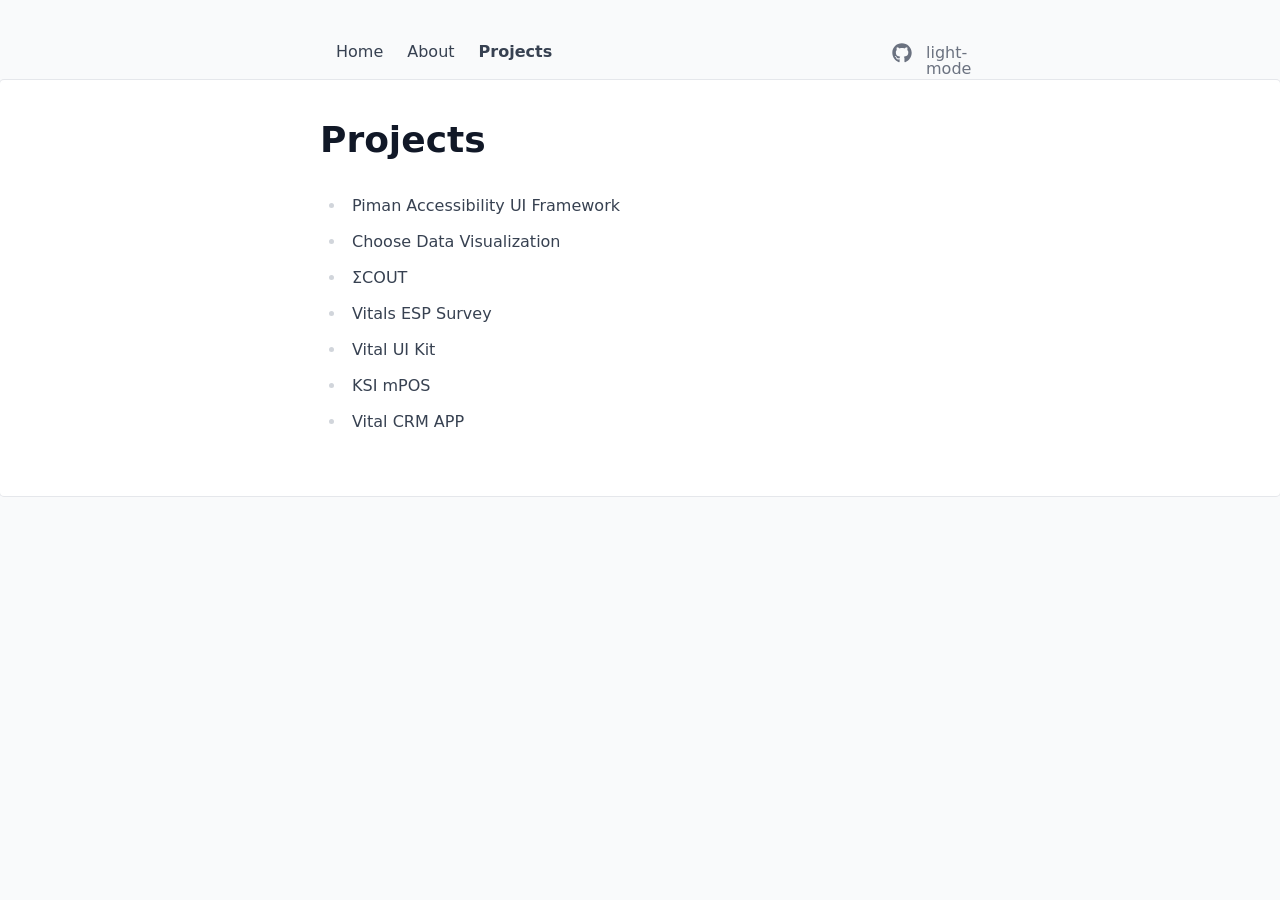
<file: projects/index.html>
<!DOCTYPE html><html  lang="en" data-capo=""><head><meta charset="utf-8">
<meta name="viewport" content="width=device-width, initial-scale=1">
<title>Projects</title>
<style>*,::backdrop,:after,:before{--tw-border-spacing-x:0;--tw-border-spacing-y:0;--tw-translate-x:0;--tw-translate-y:0;--tw-rotate:0;--tw-skew-x:0;--tw-skew-y:0;--tw-scale-x:1;--tw-scale-y:1;--tw-pan-x: ;--tw-pan-y: ;--tw-pinch-zoom: ;--tw-scroll-snap-strictness:proximity;--tw-gradient-from-position: ;--tw-gradient-via-position: ;--tw-gradient-to-position: ;--tw-ordinal: ;--tw-slashed-zero: ;--tw-numeric-figure: ;--tw-numeric-spacing: ;--tw-numeric-fraction: ;--tw-ring-inset: ;--tw-ring-offset-width:0px;--tw-ring-offset-color:#fff;--tw-ring-color:#3b82f680;--tw-ring-offset-shadow:0 0 #0000;--tw-ring-shadow:0 0 #0000;--tw-shadow:0 0 #0000;--tw-shadow-colored:0 0 #0000;--tw-blur: ;--tw-brightness: ;--tw-contrast: ;--tw-grayscale: ;--tw-hue-rotate: ;--tw-invert: ;--tw-saturate: ;--tw-sepia: ;--tw-drop-shadow: ;--tw-backdrop-blur: ;--tw-backdrop-brightness: ;--tw-backdrop-contrast: ;--tw-backdrop-grayscale: ;--tw-backdrop-hue-rotate: ;--tw-backdrop-invert: ;--tw-backdrop-opacity: ;--tw-backdrop-saturate: ;--tw-backdrop-sepia: ;--tw-contain-size: ;--tw-contain-layout: ;--tw-contain-paint: ;--tw-contain-style: }/*! tailwindcss v3.4.13 | MIT License | https://tailwindcss.com*/*,:after,:before{border:0 solid #e5e7eb;box-sizing:border-box}:after,:before{--tw-content:""}:host,html{line-height:1.5;-webkit-text-size-adjust:100%;font-family:ui-sans-serif,system-ui,sans-serif,Apple Color Emoji,Segoe UI Emoji,Segoe UI Symbol,Noto Color Emoji;font-feature-settings:normal;font-variation-settings:normal;tab-size:4;-webkit-tap-highlight-color:transparent}body{line-height:inherit;margin:0}hr{border-top-width:1px;color:inherit;height:0}abbr:where([title]){-webkit-text-decoration:underline dotted;text-decoration:underline dotted}h1,h2,h3,h4,h5,h6{font-size:inherit;font-weight:inherit}a{color:inherit;text-decoration:inherit}b,strong{font-weight:bolder}code,kbd,pre,samp{font-family:ui-monospace,SFMono-Regular,Menlo,Monaco,Consolas,Liberation Mono,Courier New,monospace;font-feature-settings:normal;font-size:1em;font-variation-settings:normal}small{font-size:80%}sub,sup{font-size:75%;line-height:0;position:relative;vertical-align:initial}sub{bottom:-.25em}sup{top:-.5em}table{border-collapse:collapse;border-color:inherit;text-indent:0}button,input,optgroup,select,textarea{color:inherit;font-family:inherit;font-feature-settings:inherit;font-size:100%;font-variation-settings:inherit;font-weight:inherit;letter-spacing:inherit;line-height:inherit;margin:0;padding:0}button,select{text-transform:none}button,input:where([type=button]),input:where([type=reset]),input:where([type=submit]){-webkit-appearance:button;background-color:initial;background-image:none}:-moz-focusring{outline:auto}:-moz-ui-invalid{box-shadow:none}progress{vertical-align:initial}::-webkit-inner-spin-button,::-webkit-outer-spin-button{height:auto}[type=search]{-webkit-appearance:textfield;outline-offset:-2px}::-webkit-search-decoration{-webkit-appearance:none}::-webkit-file-upload-button{-webkit-appearance:button;font:inherit}summary{display:list-item}blockquote,dd,dl,figure,h1,h2,h3,h4,h5,h6,hr,p,pre{margin:0}fieldset{margin:0}fieldset,legend{padding:0}menu,ol,ul{list-style:none;margin:0;padding:0}dialog{padding:0}textarea{resize:vertical}input::placeholder,textarea::placeholder{color:#9ca3af;opacity:1}[role=button],button{cursor:pointer}:disabled{cursor:default}audio,canvas,embed,iframe,img,object,svg,video{display:block;vertical-align:middle}img,video{height:auto;max-width:100%}[hidden]{display:none}.prose{color:var(--tw-prose-body);max-width:65ch}.prose :where(p):not(:where([class~=not-prose],[class~=not-prose] *)){margin-bottom:1.25em;margin-top:1.25em}.prose :where([class~=lead]):not(:where([class~=not-prose],[class~=not-prose] *)){color:var(--tw-prose-lead);font-size:1.25em;line-height:1.6;margin-bottom:1.2em;margin-top:1.2em}.prose :where(a):not(:where([class~=not-prose],[class~=not-prose] *)){color:var(--tw-prose-links);font-weight:500;text-decoration:underline}.prose :where(strong):not(:where([class~=not-prose],[class~=not-prose] *)){color:var(--tw-prose-bold);font-weight:600}.prose :where(a strong):not(:where([class~=not-prose],[class~=not-prose] *)){color:inherit}.prose :where(blockquote strong):not(:where([class~=not-prose],[class~=not-prose] *)){color:inherit}.prose :where(thead th strong):not(:where([class~=not-prose],[class~=not-prose] *)){color:inherit}.prose :where(ol):not(:where([class~=not-prose],[class~=not-prose] *)){list-style-type:decimal;margin-bottom:1.25em;margin-top:1.25em;padding-inline-start:1.625em}.prose :where(ol[type=A]):not(:where([class~=not-prose],[class~=not-prose] *)){list-style-type:upper-alpha}.prose :where(ol[type=a]):not(:where([class~=not-prose],[class~=not-prose] *)){list-style-type:lower-alpha}.prose :where(ol[type=A s]):not(:where([class~=not-prose],[class~=not-prose] *)){list-style-type:upper-alpha}.prose :where(ol[type=a s]):not(:where([class~=not-prose],[class~=not-prose] *)){list-style-type:lower-alpha}.prose :where(ol[type=I]):not(:where([class~=not-prose],[class~=not-prose] *)){list-style-type:upper-roman}.prose :where(ol[type=i]):not(:where([class~=not-prose],[class~=not-prose] *)){list-style-type:lower-roman}.prose :where(ol[type=I s]):not(:where([class~=not-prose],[class~=not-prose] *)){list-style-type:upper-roman}.prose :where(ol[type=i s]):not(:where([class~=not-prose],[class~=not-prose] *)){list-style-type:lower-roman}.prose :where(ol[type="1"]):not(:where([class~=not-prose],[class~=not-prose] *)){list-style-type:decimal}.prose :where(ul):not(:where([class~=not-prose],[class~=not-prose] *)){list-style-type:disc;margin-bottom:1.25em;margin-top:1.25em;padding-inline-start:1.625em}.prose :where(ol>li):not(:where([class~=not-prose],[class~=not-prose] *))::marker{color:var(--tw-prose-counters);font-weight:400}.prose :where(ul>li):not(:where([class~=not-prose],[class~=not-prose] *))::marker{color:var(--tw-prose-bullets)}.prose :where(dt):not(:where([class~=not-prose],[class~=not-prose] *)){color:var(--tw-prose-headings);font-weight:600;margin-top:1.25em}.prose :where(hr):not(:where([class~=not-prose],[class~=not-prose] *)){border-color:var(--tw-prose-hr);border-top-width:1px;margin-bottom:3em;margin-top:3em}.prose :where(blockquote):not(:where([class~=not-prose],[class~=not-prose] *)){border-inline-start-color:var(--tw-prose-quote-borders);border-inline-start-width:.25rem;color:var(--tw-prose-quotes);font-style:italic;font-weight:500;margin-bottom:1.6em;margin-top:1.6em;padding-inline-start:1em;quotes:"\201C""\201D""\2018""\2019"}.prose :where(blockquote p:first-of-type):not(:where([class~=not-prose],[class~=not-prose] *)):before{content:open-quote}.prose :where(blockquote p:last-of-type):not(:where([class~=not-prose],[class~=not-prose] *)):after{content:close-quote}.prose :where(h1):not(:where([class~=not-prose],[class~=not-prose] *)){color:var(--tw-prose-headings);font-size:2.25em;font-weight:800;line-height:1.1111111;margin-bottom:.8888889em;margin-top:0}.prose :where(h1 strong):not(:where([class~=not-prose],[class~=not-prose] *)){color:inherit;font-weight:900}.prose :where(h2):not(:where([class~=not-prose],[class~=not-prose] *)){color:var(--tw-prose-headings);font-size:1.5em;font-weight:700;line-height:1.3333333;margin-bottom:1em;margin-top:2em}.prose :where(h2 strong):not(:where([class~=not-prose],[class~=not-prose] *)){color:inherit;font-weight:800}.prose :where(h3):not(:where([class~=not-prose],[class~=not-prose] *)){color:var(--tw-prose-headings);font-size:1.25em;font-weight:600;line-height:1.6;margin-bottom:.6em;margin-top:1.6em}.prose :where(h3 strong):not(:where([class~=not-prose],[class~=not-prose] *)){color:inherit;font-weight:700}.prose :where(h4):not(:where([class~=not-prose],[class~=not-prose] *)){color:var(--tw-prose-headings);font-weight:600;line-height:1.5;margin-bottom:.5em;margin-top:1.5em}.prose :where(h4 strong):not(:where([class~=not-prose],[class~=not-prose] *)){color:inherit;font-weight:700}.prose :where(img):not(:where([class~=not-prose],[class~=not-prose] *)){margin-bottom:2em;margin-top:2em}.prose :where(picture):not(:where([class~=not-prose],[class~=not-prose] *)){display:block;margin-bottom:2em;margin-top:2em}.prose :where(video):not(:where([class~=not-prose],[class~=not-prose] *)){margin-bottom:2em;margin-top:2em}.prose :where(kbd):not(:where([class~=not-prose],[class~=not-prose] *)){border-radius:.3125rem;box-shadow:0 0 0 1px rgb(var(--tw-prose-kbd-shadows)/10%),0 3px 0 rgb(var(--tw-prose-kbd-shadows)/10%);color:var(--tw-prose-kbd);font-family:inherit;font-size:.875em;font-weight:500;padding-inline-end:.375em;padding-bottom:.1875em;padding-top:.1875em;padding-inline-start:.375em}.prose :where(code):not(:where([class~=not-prose],[class~=not-prose] *)){color:var(--tw-prose-code);font-size:.875em;font-weight:600}.prose :where(code):not(:where([class~=not-prose],[class~=not-prose] *)):before{content:"`"}.prose :where(code):not(:where([class~=not-prose],[class~=not-prose] *)):after{content:"`"}.prose :where(a code):not(:where([class~=not-prose],[class~=not-prose] *)){color:inherit}.prose :where(h1 code):not(:where([class~=not-prose],[class~=not-prose] *)){color:inherit}.prose :where(h2 code):not(:where([class~=not-prose],[class~=not-prose] *)){color:inherit;font-size:.875em}.prose :where(h3 code):not(:where([class~=not-prose],[class~=not-prose] *)){color:inherit;font-size:.9em}.prose :where(h4 code):not(:where([class~=not-prose],[class~=not-prose] *)){color:inherit}.prose :where(blockquote code):not(:where([class~=not-prose],[class~=not-prose] *)){color:inherit}.prose :where(thead th code):not(:where([class~=not-prose],[class~=not-prose] *)){color:inherit}.prose :where(pre):not(:where([class~=not-prose],[class~=not-prose] *)){background-color:var(--tw-prose-pre-bg);border-radius:.375rem;color:var(--tw-prose-pre-code);font-size:.875em;font-weight:400;line-height:1.7142857;margin-bottom:1.7142857em;margin-top:1.7142857em;overflow-x:auto;padding-inline-end:1.1428571em;padding-bottom:.8571429em;padding-top:.8571429em;padding-inline-start:1.1428571em}.prose :where(pre code):not(:where([class~=not-prose],[class~=not-prose] *)){background-color:initial;border-radius:0;border-width:0;color:inherit;font-family:inherit;font-size:inherit;font-weight:inherit;line-height:inherit;padding:0}.prose :where(pre code):not(:where([class~=not-prose],[class~=not-prose] *)):before{content:none}.prose :where(pre code):not(:where([class~=not-prose],[class~=not-prose] *)):after{content:none}.prose :where(table):not(:where([class~=not-prose],[class~=not-prose] *)){font-size:.875em;line-height:1.7142857;margin-bottom:2em;margin-top:2em;table-layout:auto;width:100%}.prose :where(thead):not(:where([class~=not-prose],[class~=not-prose] *)){border-bottom-color:var(--tw-prose-th-borders);border-bottom-width:1px}.prose :where(thead th):not(:where([class~=not-prose],[class~=not-prose] *)){color:var(--tw-prose-headings);font-weight:600;padding-inline-end:.5714286em;padding-bottom:.5714286em;padding-inline-start:.5714286em;vertical-align:bottom}.prose :where(tbody tr):not(:where([class~=not-prose],[class~=not-prose] *)){border-bottom-color:var(--tw-prose-td-borders);border-bottom-width:1px}.prose :where(tbody tr:last-child):not(:where([class~=not-prose],[class~=not-prose] *)){border-bottom-width:0}.prose :where(tbody td):not(:where([class~=not-prose],[class~=not-prose] *)){vertical-align:initial}.prose :where(tfoot):not(:where([class~=not-prose],[class~=not-prose] *)){border-top-color:var(--tw-prose-th-borders);border-top-width:1px}.prose :where(tfoot td):not(:where([class~=not-prose],[class~=not-prose] *)){vertical-align:top}.prose :where(th,td):not(:where([class~=not-prose],[class~=not-prose] *)){text-align:start}.prose :where(figure>*):not(:where([class~=not-prose],[class~=not-prose] *)){margin-bottom:0;margin-top:0}.prose :where(figcaption):not(:where([class~=not-prose],[class~=not-prose] *)){color:var(--tw-prose-captions);font-size:.875em;line-height:1.4285714;margin-top:.8571429em}.prose{--tw-prose-body:#374151;--tw-prose-headings:#111827;--tw-prose-lead:#4b5563;--tw-prose-links:#111827;--tw-prose-bold:#111827;--tw-prose-counters:#6b7280;--tw-prose-bullets:#d1d5db;--tw-prose-hr:#e5e7eb;--tw-prose-quotes:#111827;--tw-prose-quote-borders:#e5e7eb;--tw-prose-captions:#6b7280;--tw-prose-kbd:#111827;--tw-prose-kbd-shadows:17 24 39;--tw-prose-code:#111827;--tw-prose-pre-code:#e5e7eb;--tw-prose-pre-bg:#1f2937;--tw-prose-th-borders:#d1d5db;--tw-prose-td-borders:#e5e7eb;--tw-prose-invert-body:#d1d5db;--tw-prose-invert-headings:#fff;--tw-prose-invert-lead:#9ca3af;--tw-prose-invert-links:#fff;--tw-prose-invert-bold:#fff;--tw-prose-invert-counters:#9ca3af;--tw-prose-invert-bullets:#4b5563;--tw-prose-invert-hr:#374151;--tw-prose-invert-quotes:#f3f4f6;--tw-prose-invert-quote-borders:#374151;--tw-prose-invert-captions:#9ca3af;--tw-prose-invert-kbd:#fff;--tw-prose-invert-kbd-shadows:255 255 255;--tw-prose-invert-code:#fff;--tw-prose-invert-pre-code:#d1d5db;--tw-prose-invert-pre-bg:#00000080;--tw-prose-invert-th-borders:#4b5563;--tw-prose-invert-td-borders:#374151;font-size:1rem;line-height:1.75}.prose :where(picture>img):not(:where([class~=not-prose],[class~=not-prose] *)){margin-bottom:0;margin-top:0}.prose :where(li):not(:where([class~=not-prose],[class~=not-prose] *)){margin-bottom:.5em;margin-top:.5em}.prose :where(ol>li):not(:where([class~=not-prose],[class~=not-prose] *)){padding-inline-start:.375em}.prose :where(ul>li):not(:where([class~=not-prose],[class~=not-prose] *)){padding-inline-start:.375em}.prose :where(.prose>ul>li p):not(:where([class~=not-prose],[class~=not-prose] *)){margin-bottom:.75em;margin-top:.75em}.prose :where(.prose>ul>li>p:first-child):not(:where([class~=not-prose],[class~=not-prose] *)){margin-top:1.25em}.prose :where(.prose>ul>li>p:last-child):not(:where([class~=not-prose],[class~=not-prose] *)){margin-bottom:1.25em}.prose :where(.prose>ol>li>p:first-child):not(:where([class~=not-prose],[class~=not-prose] *)){margin-top:1.25em}.prose :where(.prose>ol>li>p:last-child):not(:where([class~=not-prose],[class~=not-prose] *)){margin-bottom:1.25em}.prose :where(ul ul,ul ol,ol ul,ol ol):not(:where([class~=not-prose],[class~=not-prose] *)){margin-bottom:.75em;margin-top:.75em}.prose :where(dl):not(:where([class~=not-prose],[class~=not-prose] *)){margin-bottom:1.25em;margin-top:1.25em}.prose :where(dd):not(:where([class~=not-prose],[class~=not-prose] *)){margin-top:.5em;padding-inline-start:1.625em}.prose :where(hr+*):not(:where([class~=not-prose],[class~=not-prose] *)){margin-top:0}.prose :where(h2+*):not(:where([class~=not-prose],[class~=not-prose] *)){margin-top:0}.prose :where(h3+*):not(:where([class~=not-prose],[class~=not-prose] *)){margin-top:0}.prose :where(h4+*):not(:where([class~=not-prose],[class~=not-prose] *)){margin-top:0}.prose :where(thead th:first-child):not(:where([class~=not-prose],[class~=not-prose] *)){padding-inline-start:0}.prose :where(thead th:last-child):not(:where([class~=not-prose],[class~=not-prose] *)){padding-inline-end:0}.prose :where(tbody td,tfoot td):not(:where([class~=not-prose],[class~=not-prose] *)){padding-inline-end:.5714286em;padding-bottom:.5714286em;padding-top:.5714286em;padding-inline-start:.5714286em}.prose :where(tbody td:first-child,tfoot td:first-child):not(:where([class~=not-prose],[class~=not-prose] *)){padding-inline-start:0}.prose :where(tbody td:last-child,tfoot td:last-child):not(:where([class~=not-prose],[class~=not-prose] *)){padding-inline-end:0}.prose :where(figure):not(:where([class~=not-prose],[class~=not-prose] *)){margin-bottom:2em;margin-top:2em}.prose :where(.prose>:first-child):not(:where([class~=not-prose],[class~=not-prose] *)){margin-top:0}.prose :where(.prose>:last-child):not(:where([class~=not-prose],[class~=not-prose] *)){margin-bottom:0}.sr-only{height:1px;margin:-1px;overflow:hidden;padding:0;position:absolute;width:1px;clip:rect(0,0,0,0);border-width:0;white-space:nowrap}.m-auto{margin:auto}.mx-auto{margin-left:auto;margin-right:auto}.mr-6{margin-right:1.5rem}.block{display:block}.inline-block{display:inline-block}.flex{display:flex}.inline-flex{display:inline-flex}.h-4{height:1rem}.h-5{height:1.25rem}.w-4{width:1rem}.w-5{width:1.25rem}.max-w-2xl{max-width:42rem}.max-w-full{max-width:100%}.max-w-none{max-width:none}.items-center{align-items:center}.justify-between{justify-content:space-between}.gap-1{gap:.25rem}.space-x-3>:not([hidden])~:not([hidden]){--tw-space-x-reverse:0;margin-left:calc(.75rem*(1 - var(--tw-space-x-reverse)));margin-right:calc(.75rem*var(--tw-space-x-reverse))}.overflow-x-auto{overflow-x:auto}.rounded{border-radius:.25rem}.bg-gray-50{--tw-bg-opacity:1;background-color:rgb(249 250 251/var(--tw-bg-opacity))}.bg-gray-800{--tw-bg-opacity:1;background-color:rgb(31 41 55/var(--tw-bg-opacity))}.bg-white{--tw-bg-opacity:1;background-color:rgb(255 255 255/var(--tw-bg-opacity))}.px-3{padding-left:.75rem;padding-right:.75rem}.px-4{padding-left:1rem;padding-right:1rem}.py-1{padding-bottom:.25rem;padding-top:.25rem}.py-10{padding-bottom:2.5rem;padding-top:2.5rem}.py-4{padding-bottom:1rem;padding-top:1rem}.text-2xl{font-size:1.5rem;line-height:2rem}.font-bold{font-weight:700}.text-black{--tw-text-opacity:1;color:rgb(0 0 0/var(--tw-text-opacity))}.text-gray-500{--tw-text-opacity:1;color:rgb(107 114 128/var(--tw-text-opacity))}.text-gray-700{--tw-text-opacity:1;color:rgb(55 65 81/var(--tw-text-opacity))}.text-white{--tw-text-opacity:1;color:rgb(255 255 255/var(--tw-text-opacity))}.no-underline{text-decoration-line:none}.ring-1{--tw-ring-offset-shadow:var(--tw-ring-inset) 0 0 0 var(--tw-ring-offset-width) var(--tw-ring-offset-color);--tw-ring-shadow:var(--tw-ring-inset) 0 0 0 calc(1px + var(--tw-ring-offset-width)) var(--tw-ring-color);box-shadow:var(--tw-ring-offset-shadow),var(--tw-ring-shadow),var(--tw-shadow,0 0 #0000)}.ring-gray-200{--tw-ring-opacity:1;--tw-ring-color:rgb(229 231 235/var(--tw-ring-opacity))}.transition{transition-duration:.15s;transition-property:color,background-color,border-color,text-decoration-color,fill,stroke,opacity,box-shadow,transform,filter,-webkit-backdrop-filter;transition-property:color,background-color,border-color,text-decoration-color,fill,stroke,opacity,box-shadow,transform,filter,backdrop-filter;transition-property:color,background-color,border-color,text-decoration-color,fill,stroke,opacity,box-shadow,transform,filter,backdrop-filter,-webkit-backdrop-filter;transition-timing-function:cubic-bezier(.4,0,.2,1)}.dark\:prose-invert:is(.dark *){--tw-prose-body:var(--tw-prose-invert-body);--tw-prose-headings:var(--tw-prose-invert-headings);--tw-prose-lead:var(--tw-prose-invert-lead);--tw-prose-links:var(--tw-prose-invert-links);--tw-prose-bold:var(--tw-prose-invert-bold);--tw-prose-counters:var(--tw-prose-invert-counters);--tw-prose-bullets:var(--tw-prose-invert-bullets);--tw-prose-hr:var(--tw-prose-invert-hr);--tw-prose-quotes:var(--tw-prose-invert-quotes);--tw-prose-quote-borders:var(--tw-prose-invert-quote-borders);--tw-prose-captions:var(--tw-prose-invert-captions);--tw-prose-kbd:var(--tw-prose-invert-kbd);--tw-prose-kbd-shadows:var(--tw-prose-invert-kbd-shadows);--tw-prose-code:var(--tw-prose-invert-code);--tw-prose-pre-code:var(--tw-prose-invert-pre-code);--tw-prose-pre-bg:var(--tw-prose-invert-pre-bg);--tw-prose-th-borders:var(--tw-prose-invert-th-borders);--tw-prose-td-borders:var(--tw-prose-invert-td-borders)}.hover\:text-gray-700:hover{--tw-text-opacity:1;color:rgb(55 65 81/var(--tw-text-opacity))}.prose-a\:border-b :is(:where(a):not(:where([class~=not-prose],[class~=not-prose] *))){border-bottom-width:1px}.prose-a\:border-dashed :is(:where(a):not(:where([class~=not-prose],[class~=not-prose] *))){border-style:dashed}.prose-a\:font-normal :is(:where(a):not(:where([class~=not-prose],[class~=not-prose] *))){font-weight:400}.prose-a\:no-underline :is(:where(a):not(:where([class~=not-prose],[class~=not-prose] *))){text-decoration-line:none}.hover\:prose-a\:border-solid :is(:where(a):not(:where([class~=not-prose],[class~=not-prose] *))):hover{border-style:solid}.hover\:prose-a\:border-primary-400 :is(:where(a):not(:where([class~=not-prose],[class~=not-prose] *))):hover{--tw-border-opacity:1;border-color:rgb(52 211 153/var(--tw-border-opacity))}.hover\:prose-a\:text-primary-400 :is(:where(a):not(:where([class~=not-prose],[class~=not-prose] *))):hover{--tw-text-opacity:1;color:rgb(52 211 153/var(--tw-text-opacity))}.prose-pre\:bg-gray-100 :is(:where(pre):not(:where([class~=not-prose],[class~=not-prose] *))){--tw-bg-opacity:1;background-color:rgb(243 244 246/var(--tw-bg-opacity))}.dark\:bg-gray-200:is(.dark *){--tw-bg-opacity:1;background-color:rgb(229 231 235/var(--tw-bg-opacity))}.dark\:bg-gray-800:is(.dark *){--tw-bg-opacity:1;background-color:rgb(31 41 55/var(--tw-bg-opacity))}.dark\:bg-gray-900:is(.dark *){--tw-bg-opacity:1;background-color:rgb(17 24 39/var(--tw-bg-opacity))}.dark\:text-gray-100:is(.dark *){--tw-text-opacity:1;color:rgb(243 244 246/var(--tw-text-opacity))}.dark\:text-gray-200:is(.dark *){--tw-text-opacity:1;color:rgb(229 231 235/var(--tw-text-opacity))}.dark\:text-gray-300:is(.dark *){--tw-text-opacity:1;color:rgb(209 213 219/var(--tw-text-opacity))}.dark\:text-gray-950:is(.dark *){--tw-text-opacity:1;color:rgb(3 7 18/var(--tw-text-opacity))}.dark\:ring-gray-700:is(.dark *){--tw-ring-opacity:1;--tw-ring-color:rgb(55 65 81/var(--tw-ring-opacity))}.dark\:hover\:text-gray-300:hover:is(.dark *){--tw-text-opacity:1;color:rgb(209 213 219/var(--tw-text-opacity))}.dark\:prose-pre\:bg-gray-900 :is(:where(pre):not(:where([class~=not-prose],[class~=not-prose] *))):is(.dark *){--tw-bg-opacity:1;background-color:rgb(17 24 39/var(--tw-bg-opacity))}@media (min-width:640px){.sm\:rounded{border-radius:.25rem}.sm\:rounded-lg{border-radius:.5rem}.sm\:px-8{padding-left:2rem;padding-right:2rem}.sm\:pb-10{padding-bottom:2.5rem}.sm\:pt-6{padding-top:1.5rem}.sm\:shadow{--tw-shadow:0 1px 3px 0 #0000001a,0 1px 2px -1px #0000001a;--tw-shadow-colored:0 1px 3px 0 var(--tw-shadow-color),0 1px 2px -1px var(--tw-shadow-color);box-shadow:var(--tw-ring-offset-shadow,0 0 #0000),var(--tw-ring-shadow,0 0 #0000),var(--tw-shadow)}}</style>
<style>.icon[data-v-55114634]{display:inline-block;vertical-align:middle}</style>
<style>body{--tw-bg-opacity:1;background-color:rgb(249 250 251/var(--tw-bg-opacity));--tw-text-opacity:1;color:rgb(0 0 0/var(--tw-text-opacity))}body:is(.dark *){--tw-bg-opacity:1;background-color:rgb(17 24 39/var(--tw-bg-opacity));--tw-text-opacity:1;color:rgb(255 255 255/var(--tw-text-opacity))}</style>
<link rel="stylesheet" href="/_nuxt/entry.CEVXlidy.css">
<link rel="preload" as="fetch" crossorigin="anonymous" href="/projects/_payload.json?8699c5f0-661c-4bfd-aece-40ed05c05d55">
<link rel="modulepreload" as="script" crossorigin href="/_nuxt/SameeU65.js">
<link rel="modulepreload" as="script" crossorigin href="/_nuxt/P8Z5db4U.js">
<link rel="modulepreload" as="script" crossorigin href="/_nuxt/BuXyBxKU.js">
<link rel="modulepreload" as="script" crossorigin href="/_nuxt/DScxmjPm.js">
<link rel="modulepreload" as="script" crossorigin href="/_nuxt/BHuYTHBV.js">
<link rel="modulepreload" as="script" crossorigin href="/_nuxt/Dnd51l0P.js">
<link rel="modulepreload" as="script" crossorigin href="/_nuxt/CpPZaLPQ.js">
<link rel="modulepreload" as="script" crossorigin href="/_nuxt/3yeYiHHD.js">
<link rel="modulepreload" as="script" crossorigin href="/_nuxt/D9r7_8ZM.js">
<link rel="modulepreload" as="script" crossorigin href="/_nuxt/DgLtmTEU.js">
<link rel="modulepreload" as="script" crossorigin href="/_nuxt/rom9byBf.js">
<link rel="modulepreload" as="script" crossorigin href="/_nuxt/B33TWJYa.js">
<link rel="modulepreload" as="script" crossorigin href="/_nuxt/BRXtfKSf.js">
<link rel="prefetch" as="script" crossorigin href="/_nuxt/BPuJf-TV.js">
<link rel="prefetch" as="script" crossorigin href="/_nuxt/BhYUXKsP.js">
<link rel="prefetch" as="style" crossorigin href="/_nuxt/useStudio.DQTJeWrd.css">
<link rel="prefetch" as="script" crossorigin href="/_nuxt/CBtPjEb7.js">
<link rel="prefetch" as="script" crossorigin href="/_nuxt/D6jdWDlz.js">
<link rel="prefetch" as="script" crossorigin href="/_nuxt/dh5QazWe.js">
<meta content="/social-image.png" property="og:image">
<meta name="twitter:card" content="summary_large_image">
<meta property="og:title" content="Projects">
<meta name="description" content="Projects">
<meta property="og:description" content="Projects">
<script type="module" src="/_nuxt/SameeU65.js" crossorigin></script><script>"use strict";(()=>{const t=window,e=document.documentElement,c=["dark","light"],n=getStorageValue("localStorage","nuxt-color-mode")||"system";let i=n==="system"?u():n;const r=e.getAttribute("data-color-mode-forced");r&&(i=r),l(i),t["__NUXT_COLOR_MODE__"]={preference:n,value:i,getColorScheme:u,addColorScheme:l,removeColorScheme:d};function l(o){const s=""+o+"",a="";e.classList?e.classList.add(s):e.className+=" "+s,a&&e.setAttribute("data-"+a,o)}function d(o){const s=""+o+"",a="";e.classList?e.classList.remove(s):e.className=e.className.replace(new RegExp(s,"g"),""),a&&e.removeAttribute("data-"+a)}function f(o){return t.matchMedia("(prefers-color-scheme"+o+")")}function u(){if(t.matchMedia&&f("").media!=="not all"){for(const o of c)if(f(":"+o).matches)return o}return"light"}})();function getStorageValue(t,e){switch(t){case"localStorage":return window.localStorage.getItem(e);case"sessionStorage":return window.sessionStorage.getItem(e);case"cookie":return getCookie(e);default:return null}}function getCookie(t){const c=("; "+window.document.cookie).split("; "+t+"=");if(c.length===2)return c.pop()?.split(";").shift()}</script></head><body><div id="__nuxt"><div class="sm:pt-6 sm:pb-10"><!----><!----><!----><div class="nuxt-loading-indicator" style="position:fixed;top:0;right:0;left:0;pointer-events:none;width:auto;height:3px;opacity:0;background:repeating-linear-gradient(to right,#00dc82 0%,#34cdfe 50%,#0047e1 100%);background-size:Infinity% auto;transform:scaleX(0%);transform-origin:left;transition:transform 0.1s, height 0.4s, opacity 0.4s;z-index:999999;"></div><div class="flex justify-between max-w-2xl px-4 py-4 mx-auto sm:px-8"><div class="text-gray-700 dark:text-gray-200"><!--[--><a href="/" class="mr-6">Home</a><a href="/about" class="mr-6">About</a><a aria-current="page" href="/projects" class="font-bold router-link-exact-active mr-6">Projects</a><!--]--></div><div class="space-x-3 transition text-gray-500"><!----><a href="https://github.com/https://github.com/Neil-Lin" title="GitHub" class="dark:text-gray-100 hover:text-gray-700 dark:hover:text-gray-300"><svg xmlns="http://www.w3.org/2000/svg" xmlns:xlink="http://www.w3.org/1999/xlink" aria-hidden="true" role="img" class="icon w-5 h-5" style="" width="1em" height="1em" viewBox="0 0 496 512" data-v-55114634><path fill="currentColor" d="M165.9 397.4c0 2-2.3 3.6-5.2 3.6c-3.3.3-5.6-1.3-5.6-3.6c0-2 2.3-3.6 5.2-3.6c3-.3 5.6 1.3 5.6 3.6m-31.1-4.5c-.7 2 1.3 4.3 4.3 4.9c2.6 1 5.6 0 6.2-2s-1.3-4.3-4.3-5.2c-2.6-.7-5.5.3-6.2 2.3m44.2-1.7c-2.9.7-4.9 2.6-4.6 4.9c.3 2 2.9 3.3 5.9 2.6c2.9-.7 4.9-2.6 4.6-4.6c-.3-1.9-3-3.2-5.9-2.9M244.8 8C106.1 8 0 113.3 0 252c0 110.9 69.8 205.8 169.5 239.2c12.8 2.3 17.3-5.6 17.3-12.1c0-6.2-.3-40.4-.3-61.4c0 0-70 15-84.7-29.8c0 0-11.4-29.1-27.8-36.6c0 0-22.9-15.7 1.6-15.4c0 0 24.9 2 38.6 25.8c21.9 38.6 58.6 27.5 72.9 20.9c2.3-16 8.8-27.1 16-33.7c-55.9-6.2-112.3-14.3-112.3-110.5c0-27.5 7.6-41.3 23.6-58.9c-2.6-6.5-11.1-33.3 2.6-67.9c20.9-6.5 69 27 69 27c20-5.6 41.5-8.5 62.8-8.5s42.8 2.9 62.8 8.5c0 0 48.1-33.6 69-27c13.7 34.7 5.2 61.4 2.6 67.9c16 17.7 25.8 31.5 25.8 58.9c0 96.5-58.9 104.2-114.8 110.5c9.2 7.9 17 22.9 17 46.4c0 33.7-.3 75.4-.3 83.6c0 6.5 4.6 14.4 17.3 12.1C428.2 457.8 496 362.9 496 252C496 113.3 383.5 8 244.8 8M97.2 352.9c-1.3 1-1 3.3.7 5.2c1.6 1.6 3.9 2.3 5.2 1c1.3-1 1-3.3-.7-5.2c-1.6-1.6-3.9-2.3-5.2-1m-10.8-8.1c-.7 1.3.3 2.9 2.3 3.9c1.6 1 3.6.7 4.3-.7c.7-1.3-.3-2.9-2.3-3.9c-2-.6-3.6-.3-4.3.7m32.4 35.6c-1.6 1.3-1 4.3 1.3 6.2c2.3 2.3 5.2 2.6 6.5 1c1.3-1.3.7-4.3-1.3-6.2c-2.2-2.3-5.2-2.6-6.5-1m-11.4-14.7c-1.6 1-1.6 3.6 0 5.9s4.3 3.3 5.6 2.3c1.6-1.3 1.6-3.9 0-6.2c-1.4-2.3-4-3.3-5.6-2"/></svg></a><!----><button aria-label="Color Mode" class="inline-block w-5 dark:text-gray-100 hover:text-gray-700 dark:hover:text-gray-300"><span>...</span></button></div></div><!--[--><div class="document-driven-page"><div class="py-10 m-auto bg-white sm:px-8 ring-1 ring-gray-200 dark:ring-gray-700 dark:bg-gray-800 sm:rounded"><main class="max-w-2xl px-4 mx-auto prose dark:prose-invert prose-pre:bg-gray-100 dark:prose-pre:bg-gray-900 hover:prose-a:text-primary-400 prose-a:font-normal prose-a:no-underline prose-a:border-dashed prose-a:border-b hover:prose-a:border-solid hover:prose-a:border-primary-400"><!--[--><div><h1 id="projects"><!--[-->Projects<!--]--></h1><ul><!--[--><li><!--[-->Piman Accessibility UI Framework<!--]--></li><li><!--[-->Choose Data Visualization<!--]--></li><li><!--[-->ΣCOUT<!--]--></li><li><!--[-->Vitals ESP Survey<!--]--></li><li><!--[-->Vital UI Kit<!--]--></li><li><!--[-->KSI mPOS<!--]--></li><li><!--[-->Vital CRM APP<!--]--></li><!--]--></ul></div><!--]--></main></div></div><!--]--></div></div><div id="teleports"></div><script type="application/json" data-nuxt-data="nuxt-app" data-ssr="true" id="__NUXT_DATA__" data-src="/projects/_payload.json?8699c5f0-661c-4bfd-aece-40ed05c05d55">[{"state":1,"once":106,"_errors":107,"serverRendered":5,"path":11,"prerenderedAt":109},["Reactive",2],{"$scolor-mode":3,"$sdd-pages":7,"$sdd-surrounds":77,"$sdd-globals":90,"$sdd-navigation":92,"$sicons":100},{"preference":4,"value":4,"unknown":5,"forced":6},"system",true,false,["ShallowRef",8],["ShallowReactive",9],{"/projects":10},{"_path":11,"_dir":12,"_draft":6,"_partial":6,"_locale":12,"title":13,"description":12,"navigation":14,"layout":15,"head":16,"body":17,"_type":71,"_id":72,"_source":73,"_file":74,"_stem":75,"_extension":76},"/projects","","Projects",{"title":13},"full-width",{"description":13},{"type":18,"children":19,"toc":68},"root",[20,28],{"type":21,"tag":22,"props":23,"children":25},"element","h1",{"id":24},"projects",[26],{"type":27,"value":13},"text",{"type":21,"tag":29,"props":30,"children":31},"ul",{},[32,38,43,48,53,58,63],{"type":21,"tag":33,"props":34,"children":35},"li",{},[36],{"type":27,"value":37},"Piman Accessibility UI Framework",{"type":21,"tag":33,"props":39,"children":40},{},[41],{"type":27,"value":42},"Choose Data Visualization",{"type":21,"tag":33,"props":44,"children":45},{},[46],{"type":27,"value":47},"ΣCOUT",{"type":21,"tag":33,"props":49,"children":50},{},[51],{"type":27,"value":52},"Vitals ESP Survey",{"type":21,"tag":33,"props":54,"children":55},{},[56],{"type":27,"value":57},"Vital UI Kit",{"type":21,"tag":33,"props":59,"children":60},{},[61],{"type":27,"value":62},"KSI mPOS",{"type":21,"tag":33,"props":64,"children":65},{},[66],{"type":27,"value":67},"Vital CRM APP",{"title":12,"searchDepth":69,"depth":69,"links":70},2,[],"markdown","content:Projects:1.index.md","content","Projects/1.index.md","Projects/1.index","md",["ShallowRef",78],["ShallowReactive",79],{"/projects":80},[81,89],{"_path":82,"_dir":12,"_draft":6,"_partial":6,"_locale":12,"title":83,"description":12,"navigation":84,"layout":15,"head":85,"_type":71,"_id":86,"_source":73,"_file":87,"_stem":88,"_extension":76},"/about","About",{"title":83},{"description":83},"content:2.about.md","2.about.md","2.about",null,["ShallowRef",91],{},[93,96,97],{"title":94,"_path":95,"layout":15},"Home","/",{"title":83,"_path":82,"layout":15},{"title":13,"_path":11,"children":98,"layout":15},[99],{"title":13,"_path":11,"layout":15},{"fa-brands:github":101},{"left":102,"top":102,"width":103,"height":104,"rotate":102,"vFlip":6,"hFlip":6,"body":105},0,496,512,"\u003Cpath fill=\"currentColor\" d=\"M165.9 397.4c0 2-2.3 3.6-5.2 3.6c-3.3.3-5.6-1.3-5.6-3.6c0-2 2.3-3.6 5.2-3.6c3-.3 5.6 1.3 5.6 3.6m-31.1-4.5c-.7 2 1.3 4.3 4.3 4.9c2.6 1 5.6 0 6.2-2s-1.3-4.3-4.3-5.2c-2.6-.7-5.5.3-6.2 2.3m44.2-1.7c-2.9.7-4.9 2.6-4.6 4.9c.3 2 2.9 3.3 5.9 2.6c2.9-.7 4.9-2.6 4.6-4.6c-.3-1.9-3-3.2-5.9-2.9M244.8 8C106.1 8 0 113.3 0 252c0 110.9 69.8 205.8 169.5 239.2c12.8 2.3 17.3-5.6 17.3-12.1c0-6.2-.3-40.4-.3-61.4c0 0-70 15-84.7-29.8c0 0-11.4-29.1-27.8-36.6c0 0-22.9-15.7 1.6-15.4c0 0 24.9 2 38.6 25.8c21.9 38.6 58.6 27.5 72.9 20.9c2.3-16 8.8-27.1 16-33.7c-55.9-6.2-112.3-14.3-112.3-110.5c0-27.5 7.6-41.3 23.6-58.9c-2.6-6.5-11.1-33.3 2.6-67.9c20.9-6.5 69 27 69 27c20-5.6 41.5-8.5 62.8-8.5s42.8 2.9 62.8 8.5c0 0 48.1-33.6 69-27c13.7 34.7 5.2 61.4 2.6 67.9c16 17.7 25.8 31.5 25.8 58.9c0 96.5-58.9 104.2-114.8 110.5c9.2 7.9 17 22.9 17 46.4c0 33.7-.3 75.4-.3 83.6c0 6.5 4.6 14.4 17.3 12.1C428.2 457.8 496 362.9 496 252C496 113.3 383.5 8 244.8 8M97.2 352.9c-1.3 1-1 3.3.7 5.2c1.6 1.6 3.9 2.3 5.2 1c1.3-1 1-3.3-.7-5.2c-1.6-1.6-3.9-2.3-5.2-1m-10.8-8.1c-.7 1.3.3 2.9 2.3 3.9c1.6 1 3.6.7 4.3-.7c.7-1.3-.3-2.9-2.3-3.9c-2-.6-3.6-.3-4.3.7m32.4 35.6c-1.6 1.3-1 4.3 1.3 6.2c2.3 2.3 5.2 2.6 6.5 1c1.3-1.3.7-4.3-1.3-6.2c-2.2-2.3-5.2-2.6-6.5-1m-11.4-14.7c-1.6 1-1.6 3.6 0 5.9s4.3 3.3 5.6 2.3c1.6-1.3 1.6-3.9 0-6.2c-1.4-2.3-4-3.3-5.6-2\"/>",["Set"],["ShallowReactive",108],{},1728135730472]</script>
<script>window.__NUXT__={};window.__NUXT__.config={public:{studio:{apiURL:"https://api.nuxt.studio",iframeMessagingAllowedOrigins:""},mdc:{components:{prose:true,map:{p:"prose-p",a:"prose-a",blockquote:"prose-blockquote","code-inline":"prose-code-inline",code:"ProseCodeInline",em:"prose-em",h1:"prose-h1",h2:"prose-h2",h3:"prose-h3",h4:"prose-h4",h5:"prose-h5",h6:"prose-h6",hr:"prose-hr",img:"prose-img",ul:"prose-ul",ol:"prose-ol",li:"prose-li",strong:"prose-strong",table:"prose-table",thead:"prose-thead",tbody:"prose-tbody",td:"prose-td",th:"prose-th",tr:"prose-tr"}},headings:{anchorLinks:{h1:false,h2:true,h3:true,h4:true,h5:false,h6:false}}},content:{locales:[],defaultLocale:"",integrity:1728135714099,experimental:{stripQueryParameters:false,advanceQuery:false,clientDB:false},respectPathCase:false,api:{baseURL:"/api/_content"},navigation:{fields:["layout"]},tags:{p:"prose-p",a:"prose-a",blockquote:"prose-blockquote","code-inline":"prose-code-inline",code:"ProseCodeInline",em:"prose-em",h1:"prose-h1",h2:"prose-h2",h3:"prose-h3",h4:"prose-h4",h5:"prose-h5",h6:"prose-h6",hr:"prose-hr",img:"prose-img",ul:"prose-ul",ol:"prose-ol",li:"prose-li",strong:"prose-strong",table:"prose-table",thead:"prose-thead",tbody:"prose-tbody",td:"prose-td",th:"prose-th",tr:"prose-tr"},highlight:{theme:{dark:"github-dark",default:"github-light"},highlighter:"shiki",langs:["js","jsx","json","ts","tsx","vue","css","html","bash","md","mdc","yaml"]},wsUrl:"",documentDriven:{page:true,navigation:true,surround:true,globals:{},layoutFallbacks:["theme"],injectPage:true},host:"",trailingSlash:false,search:"",contentHead:true,anchorLinks:{depth:4,exclude:[1]}}},app:{baseURL:"/",buildId:"8699c5f0-661c-4bfd-aece-40ed05c05d55",buildAssetsDir:"/_nuxt/",cdnURL:""}}</script></body></html>
</file>
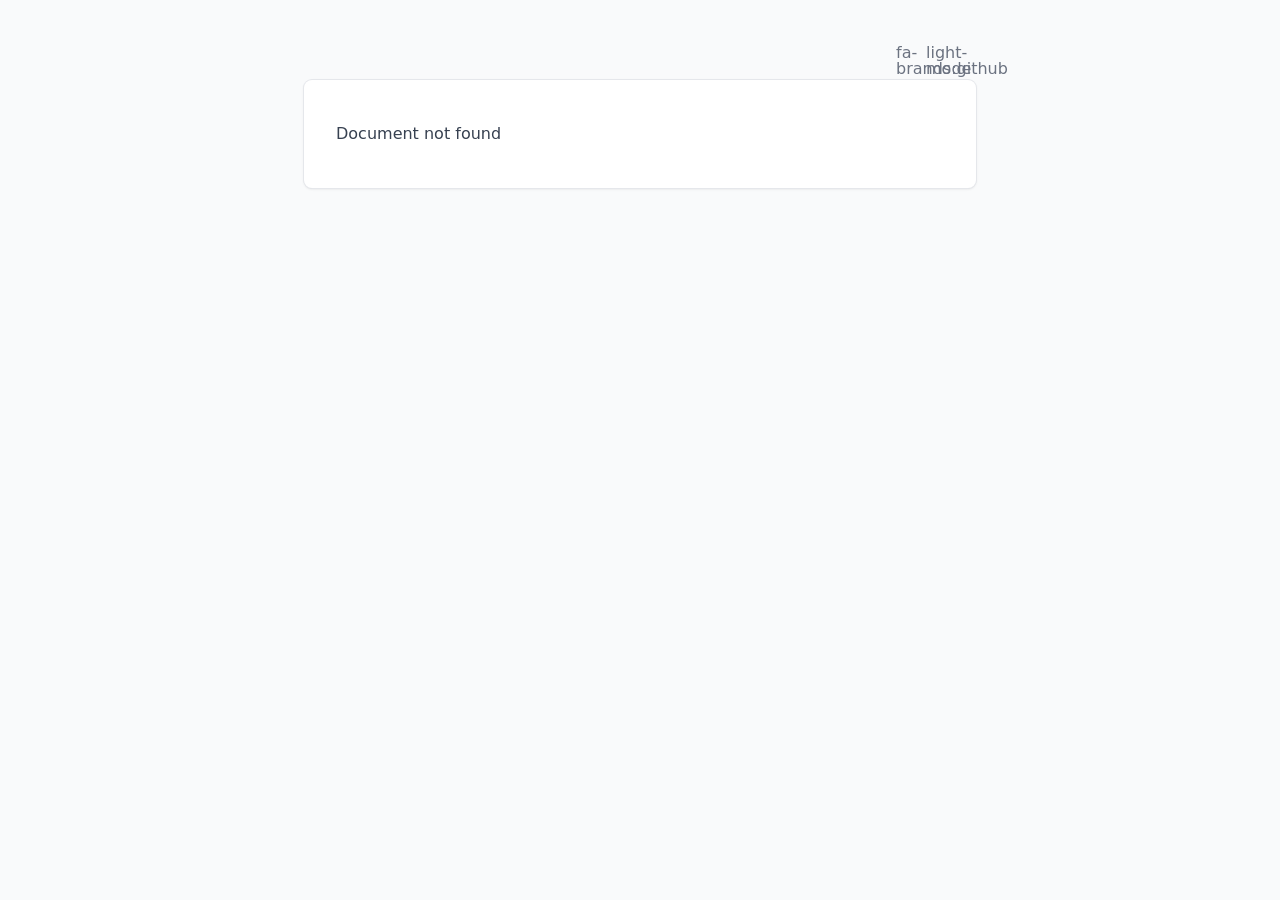
<file: 200.html>
<!DOCTYPE html><html  data-capo=""><head><meta charset="utf-8">
<meta name="viewport" content="width=device-width, initial-scale=1">
<style>*,::backdrop,:after,:before{--tw-border-spacing-x:0;--tw-border-spacing-y:0;--tw-translate-x:0;--tw-translate-y:0;--tw-rotate:0;--tw-skew-x:0;--tw-skew-y:0;--tw-scale-x:1;--tw-scale-y:1;--tw-pan-x: ;--tw-pan-y: ;--tw-pinch-zoom: ;--tw-scroll-snap-strictness:proximity;--tw-gradient-from-position: ;--tw-gradient-via-position: ;--tw-gradient-to-position: ;--tw-ordinal: ;--tw-slashed-zero: ;--tw-numeric-figure: ;--tw-numeric-spacing: ;--tw-numeric-fraction: ;--tw-ring-inset: ;--tw-ring-offset-width:0px;--tw-ring-offset-color:#fff;--tw-ring-color:#3b82f680;--tw-ring-offset-shadow:0 0 #0000;--tw-ring-shadow:0 0 #0000;--tw-shadow:0 0 #0000;--tw-shadow-colored:0 0 #0000;--tw-blur: ;--tw-brightness: ;--tw-contrast: ;--tw-grayscale: ;--tw-hue-rotate: ;--tw-invert: ;--tw-saturate: ;--tw-sepia: ;--tw-drop-shadow: ;--tw-backdrop-blur: ;--tw-backdrop-brightness: ;--tw-backdrop-contrast: ;--tw-backdrop-grayscale: ;--tw-backdrop-hue-rotate: ;--tw-backdrop-invert: ;--tw-backdrop-opacity: ;--tw-backdrop-saturate: ;--tw-backdrop-sepia: ;--tw-contain-size: ;--tw-contain-layout: ;--tw-contain-paint: ;--tw-contain-style: }/*! tailwindcss v3.4.13 | MIT License | https://tailwindcss.com*/*,:after,:before{border:0 solid #e5e7eb;box-sizing:border-box}:after,:before{--tw-content:""}:host,html{line-height:1.5;-webkit-text-size-adjust:100%;font-family:ui-sans-serif,system-ui,sans-serif,Apple Color Emoji,Segoe UI Emoji,Segoe UI Symbol,Noto Color Emoji;font-feature-settings:normal;font-variation-settings:normal;tab-size:4;-webkit-tap-highlight-color:transparent}body{line-height:inherit;margin:0}hr{border-top-width:1px;color:inherit;height:0}abbr:where([title]){-webkit-text-decoration:underline dotted;text-decoration:underline dotted}h1,h2,h3,h4,h5,h6{font-size:inherit;font-weight:inherit}a{color:inherit;text-decoration:inherit}b,strong{font-weight:bolder}code,kbd,pre,samp{font-family:ui-monospace,SFMono-Regular,Menlo,Monaco,Consolas,Liberation Mono,Courier New,monospace;font-feature-settings:normal;font-size:1em;font-variation-settings:normal}small{font-size:80%}sub,sup{font-size:75%;line-height:0;position:relative;vertical-align:initial}sub{bottom:-.25em}sup{top:-.5em}table{border-collapse:collapse;border-color:inherit;text-indent:0}button,input,optgroup,select,textarea{color:inherit;font-family:inherit;font-feature-settings:inherit;font-size:100%;font-variation-settings:inherit;font-weight:inherit;letter-spacing:inherit;line-height:inherit;margin:0;padding:0}button,select{text-transform:none}button,input:where([type=button]),input:where([type=reset]),input:where([type=submit]){-webkit-appearance:button;background-color:initial;background-image:none}:-moz-focusring{outline:auto}:-moz-ui-invalid{box-shadow:none}progress{vertical-align:initial}::-webkit-inner-spin-button,::-webkit-outer-spin-button{height:auto}[type=search]{-webkit-appearance:textfield;outline-offset:-2px}::-webkit-search-decoration{-webkit-appearance:none}::-webkit-file-upload-button{-webkit-appearance:button;font:inherit}summary{display:list-item}blockquote,dd,dl,figure,h1,h2,h3,h4,h5,h6,hr,p,pre{margin:0}fieldset{margin:0}fieldset,legend{padding:0}menu,ol,ul{list-style:none;margin:0;padding:0}dialog{padding:0}textarea{resize:vertical}input::placeholder,textarea::placeholder{color:#9ca3af;opacity:1}[role=button],button{cursor:pointer}:disabled{cursor:default}audio,canvas,embed,iframe,img,object,svg,video{display:block;vertical-align:middle}img,video{height:auto;max-width:100%}[hidden]{display:none}.prose{color:var(--tw-prose-body);max-width:65ch}.prose :where(p):not(:where([class~=not-prose],[class~=not-prose] *)){margin-bottom:1.25em;margin-top:1.25em}.prose :where([class~=lead]):not(:where([class~=not-prose],[class~=not-prose] *)){color:var(--tw-prose-lead);font-size:1.25em;line-height:1.6;margin-bottom:1.2em;margin-top:1.2em}.prose :where(a):not(:where([class~=not-prose],[class~=not-prose] *)){color:var(--tw-prose-links);font-weight:500;text-decoration:underline}.prose :where(strong):not(:where([class~=not-prose],[class~=not-prose] *)){color:var(--tw-prose-bold);font-weight:600}.prose :where(a strong):not(:where([class~=not-prose],[class~=not-prose] *)){color:inherit}.prose :where(blockquote strong):not(:where([class~=not-prose],[class~=not-prose] *)){color:inherit}.prose :where(thead th strong):not(:where([class~=not-prose],[class~=not-prose] *)){color:inherit}.prose :where(ol):not(:where([class~=not-prose],[class~=not-prose] *)){list-style-type:decimal;margin-bottom:1.25em;margin-top:1.25em;padding-inline-start:1.625em}.prose :where(ol[type=A]):not(:where([class~=not-prose],[class~=not-prose] *)){list-style-type:upper-alpha}.prose :where(ol[type=a]):not(:where([class~=not-prose],[class~=not-prose] *)){list-style-type:lower-alpha}.prose :where(ol[type=A s]):not(:where([class~=not-prose],[class~=not-prose] *)){list-style-type:upper-alpha}.prose :where(ol[type=a s]):not(:where([class~=not-prose],[class~=not-prose] *)){list-style-type:lower-alpha}.prose :where(ol[type=I]):not(:where([class~=not-prose],[class~=not-prose] *)){list-style-type:upper-roman}.prose :where(ol[type=i]):not(:where([class~=not-prose],[class~=not-prose] *)){list-style-type:lower-roman}.prose :where(ol[type=I s]):not(:where([class~=not-prose],[class~=not-prose] *)){list-style-type:upper-roman}.prose :where(ol[type=i s]):not(:where([class~=not-prose],[class~=not-prose] *)){list-style-type:lower-roman}.prose :where(ol[type="1"]):not(:where([class~=not-prose],[class~=not-prose] *)){list-style-type:decimal}.prose :where(ul):not(:where([class~=not-prose],[class~=not-prose] *)){list-style-type:disc;margin-bottom:1.25em;margin-top:1.25em;padding-inline-start:1.625em}.prose :where(ol>li):not(:where([class~=not-prose],[class~=not-prose] *))::marker{color:var(--tw-prose-counters);font-weight:400}.prose :where(ul>li):not(:where([class~=not-prose],[class~=not-prose] *))::marker{color:var(--tw-prose-bullets)}.prose :where(dt):not(:where([class~=not-prose],[class~=not-prose] *)){color:var(--tw-prose-headings);font-weight:600;margin-top:1.25em}.prose :where(hr):not(:where([class~=not-prose],[class~=not-prose] *)){border-color:var(--tw-prose-hr);border-top-width:1px;margin-bottom:3em;margin-top:3em}.prose :where(blockquote):not(:where([class~=not-prose],[class~=not-prose] *)){border-inline-start-color:var(--tw-prose-quote-borders);border-inline-start-width:.25rem;color:var(--tw-prose-quotes);font-style:italic;font-weight:500;margin-bottom:1.6em;margin-top:1.6em;padding-inline-start:1em;quotes:"\201C""\201D""\2018""\2019"}.prose :where(blockquote p:first-of-type):not(:where([class~=not-prose],[class~=not-prose] *)):before{content:open-quote}.prose :where(blockquote p:last-of-type):not(:where([class~=not-prose],[class~=not-prose] *)):after{content:close-quote}.prose :where(h1):not(:where([class~=not-prose],[class~=not-prose] *)){color:var(--tw-prose-headings);font-size:2.25em;font-weight:800;line-height:1.1111111;margin-bottom:.8888889em;margin-top:0}.prose :where(h1 strong):not(:where([class~=not-prose],[class~=not-prose] *)){color:inherit;font-weight:900}.prose :where(h2):not(:where([class~=not-prose],[class~=not-prose] *)){color:var(--tw-prose-headings);font-size:1.5em;font-weight:700;line-height:1.3333333;margin-bottom:1em;margin-top:2em}.prose :where(h2 strong):not(:where([class~=not-prose],[class~=not-prose] *)){color:inherit;font-weight:800}.prose :where(h3):not(:where([class~=not-prose],[class~=not-prose] *)){color:var(--tw-prose-headings);font-size:1.25em;font-weight:600;line-height:1.6;margin-bottom:.6em;margin-top:1.6em}.prose :where(h3 strong):not(:where([class~=not-prose],[class~=not-prose] *)){color:inherit;font-weight:700}.prose :where(h4):not(:where([class~=not-prose],[class~=not-prose] *)){color:var(--tw-prose-headings);font-weight:600;line-height:1.5;margin-bottom:.5em;margin-top:1.5em}.prose :where(h4 strong):not(:where([class~=not-prose],[class~=not-prose] *)){color:inherit;font-weight:700}.prose :where(img):not(:where([class~=not-prose],[class~=not-prose] *)){margin-bottom:2em;margin-top:2em}.prose :where(picture):not(:where([class~=not-prose],[class~=not-prose] *)){display:block;margin-bottom:2em;margin-top:2em}.prose :where(video):not(:where([class~=not-prose],[class~=not-prose] *)){margin-bottom:2em;margin-top:2em}.prose :where(kbd):not(:where([class~=not-prose],[class~=not-prose] *)){border-radius:.3125rem;box-shadow:0 0 0 1px rgb(var(--tw-prose-kbd-shadows)/10%),0 3px 0 rgb(var(--tw-prose-kbd-shadows)/10%);color:var(--tw-prose-kbd);font-family:inherit;font-size:.875em;font-weight:500;padding-inline-end:.375em;padding-bottom:.1875em;padding-top:.1875em;padding-inline-start:.375em}.prose :where(code):not(:where([class~=not-prose],[class~=not-prose] *)){color:var(--tw-prose-code);font-size:.875em;font-weight:600}.prose :where(code):not(:where([class~=not-prose],[class~=not-prose] *)):before{content:"`"}.prose :where(code):not(:where([class~=not-prose],[class~=not-prose] *)):after{content:"`"}.prose :where(a code):not(:where([class~=not-prose],[class~=not-prose] *)){color:inherit}.prose :where(h1 code):not(:where([class~=not-prose],[class~=not-prose] *)){color:inherit}.prose :where(h2 code):not(:where([class~=not-prose],[class~=not-prose] *)){color:inherit;font-size:.875em}.prose :where(h3 code):not(:where([class~=not-prose],[class~=not-prose] *)){color:inherit;font-size:.9em}.prose :where(h4 code):not(:where([class~=not-prose],[class~=not-prose] *)){color:inherit}.prose :where(blockquote code):not(:where([class~=not-prose],[class~=not-prose] *)){color:inherit}.prose :where(thead th code):not(:where([class~=not-prose],[class~=not-prose] *)){color:inherit}.prose :where(pre):not(:where([class~=not-prose],[class~=not-prose] *)){background-color:var(--tw-prose-pre-bg);border-radius:.375rem;color:var(--tw-prose-pre-code);font-size:.875em;font-weight:400;line-height:1.7142857;margin-bottom:1.7142857em;margin-top:1.7142857em;overflow-x:auto;padding-inline-end:1.1428571em;padding-bottom:.8571429em;padding-top:.8571429em;padding-inline-start:1.1428571em}.prose :where(pre code):not(:where([class~=not-prose],[class~=not-prose] *)){background-color:initial;border-radius:0;border-width:0;color:inherit;font-family:inherit;font-size:inherit;font-weight:inherit;line-height:inherit;padding:0}.prose :where(pre code):not(:where([class~=not-prose],[class~=not-prose] *)):before{content:none}.prose :where(pre code):not(:where([class~=not-prose],[class~=not-prose] *)):after{content:none}.prose :where(table):not(:where([class~=not-prose],[class~=not-prose] *)){font-size:.875em;line-height:1.7142857;margin-bottom:2em;margin-top:2em;table-layout:auto;width:100%}.prose :where(thead):not(:where([class~=not-prose],[class~=not-prose] *)){border-bottom-color:var(--tw-prose-th-borders);border-bottom-width:1px}.prose :where(thead th):not(:where([class~=not-prose],[class~=not-prose] *)){color:var(--tw-prose-headings);font-weight:600;padding-inline-end:.5714286em;padding-bottom:.5714286em;padding-inline-start:.5714286em;vertical-align:bottom}.prose :where(tbody tr):not(:where([class~=not-prose],[class~=not-prose] *)){border-bottom-color:var(--tw-prose-td-borders);border-bottom-width:1px}.prose :where(tbody tr:last-child):not(:where([class~=not-prose],[class~=not-prose] *)){border-bottom-width:0}.prose :where(tbody td):not(:where([class~=not-prose],[class~=not-prose] *)){vertical-align:initial}.prose :where(tfoot):not(:where([class~=not-prose],[class~=not-prose] *)){border-top-color:var(--tw-prose-th-borders);border-top-width:1px}.prose :where(tfoot td):not(:where([class~=not-prose],[class~=not-prose] *)){vertical-align:top}.prose :where(th,td):not(:where([class~=not-prose],[class~=not-prose] *)){text-align:start}.prose :where(figure>*):not(:where([class~=not-prose],[class~=not-prose] *)){margin-bottom:0;margin-top:0}.prose :where(figcaption):not(:where([class~=not-prose],[class~=not-prose] *)){color:var(--tw-prose-captions);font-size:.875em;line-height:1.4285714;margin-top:.8571429em}.prose{--tw-prose-body:#374151;--tw-prose-headings:#111827;--tw-prose-lead:#4b5563;--tw-prose-links:#111827;--tw-prose-bold:#111827;--tw-prose-counters:#6b7280;--tw-prose-bullets:#d1d5db;--tw-prose-hr:#e5e7eb;--tw-prose-quotes:#111827;--tw-prose-quote-borders:#e5e7eb;--tw-prose-captions:#6b7280;--tw-prose-kbd:#111827;--tw-prose-kbd-shadows:17 24 39;--tw-prose-code:#111827;--tw-prose-pre-code:#e5e7eb;--tw-prose-pre-bg:#1f2937;--tw-prose-th-borders:#d1d5db;--tw-prose-td-borders:#e5e7eb;--tw-prose-invert-body:#d1d5db;--tw-prose-invert-headings:#fff;--tw-prose-invert-lead:#9ca3af;--tw-prose-invert-links:#fff;--tw-prose-invert-bold:#fff;--tw-prose-invert-counters:#9ca3af;--tw-prose-invert-bullets:#4b5563;--tw-prose-invert-hr:#374151;--tw-prose-invert-quotes:#f3f4f6;--tw-prose-invert-quote-borders:#374151;--tw-prose-invert-captions:#9ca3af;--tw-prose-invert-kbd:#fff;--tw-prose-invert-kbd-shadows:255 255 255;--tw-prose-invert-code:#fff;--tw-prose-invert-pre-code:#d1d5db;--tw-prose-invert-pre-bg:#00000080;--tw-prose-invert-th-borders:#4b5563;--tw-prose-invert-td-borders:#374151;font-size:1rem;line-height:1.75}.prose :where(picture>img):not(:where([class~=not-prose],[class~=not-prose] *)){margin-bottom:0;margin-top:0}.prose :where(li):not(:where([class~=not-prose],[class~=not-prose] *)){margin-bottom:.5em;margin-top:.5em}.prose :where(ol>li):not(:where([class~=not-prose],[class~=not-prose] *)){padding-inline-start:.375em}.prose :where(ul>li):not(:where([class~=not-prose],[class~=not-prose] *)){padding-inline-start:.375em}.prose :where(.prose>ul>li p):not(:where([class~=not-prose],[class~=not-prose] *)){margin-bottom:.75em;margin-top:.75em}.prose :where(.prose>ul>li>p:first-child):not(:where([class~=not-prose],[class~=not-prose] *)){margin-top:1.25em}.prose :where(.prose>ul>li>p:last-child):not(:where([class~=not-prose],[class~=not-prose] *)){margin-bottom:1.25em}.prose :where(.prose>ol>li>p:first-child):not(:where([class~=not-prose],[class~=not-prose] *)){margin-top:1.25em}.prose :where(.prose>ol>li>p:last-child):not(:where([class~=not-prose],[class~=not-prose] *)){margin-bottom:1.25em}.prose :where(ul ul,ul ol,ol ul,ol ol):not(:where([class~=not-prose],[class~=not-prose] *)){margin-bottom:.75em;margin-top:.75em}.prose :where(dl):not(:where([class~=not-prose],[class~=not-prose] *)){margin-bottom:1.25em;margin-top:1.25em}.prose :where(dd):not(:where([class~=not-prose],[class~=not-prose] *)){margin-top:.5em;padding-inline-start:1.625em}.prose :where(hr+*):not(:where([class~=not-prose],[class~=not-prose] *)){margin-top:0}.prose :where(h2+*):not(:where([class~=not-prose],[class~=not-prose] *)){margin-top:0}.prose :where(h3+*):not(:where([class~=not-prose],[class~=not-prose] *)){margin-top:0}.prose :where(h4+*):not(:where([class~=not-prose],[class~=not-prose] *)){margin-top:0}.prose :where(thead th:first-child):not(:where([class~=not-prose],[class~=not-prose] *)){padding-inline-start:0}.prose :where(thead th:last-child):not(:where([class~=not-prose],[class~=not-prose] *)){padding-inline-end:0}.prose :where(tbody td,tfoot td):not(:where([class~=not-prose],[class~=not-prose] *)){padding-inline-end:.5714286em;padding-bottom:.5714286em;padding-top:.5714286em;padding-inline-start:.5714286em}.prose :where(tbody td:first-child,tfoot td:first-child):not(:where([class~=not-prose],[class~=not-prose] *)){padding-inline-start:0}.prose :where(tbody td:last-child,tfoot td:last-child):not(:where([class~=not-prose],[class~=not-prose] *)){padding-inline-end:0}.prose :where(figure):not(:where([class~=not-prose],[class~=not-prose] *)){margin-bottom:2em;margin-top:2em}.prose :where(.prose>:first-child):not(:where([class~=not-prose],[class~=not-prose] *)){margin-top:0}.prose :where(.prose>:last-child):not(:where([class~=not-prose],[class~=not-prose] *)){margin-bottom:0}.sr-only{height:1px;margin:-1px;overflow:hidden;padding:0;position:absolute;width:1px;clip:rect(0,0,0,0);border-width:0;white-space:nowrap}.m-auto{margin:auto}.mx-auto{margin-left:auto;margin-right:auto}.mr-6{margin-right:1.5rem}.block{display:block}.inline-block{display:inline-block}.flex{display:flex}.inline-flex{display:inline-flex}.h-4{height:1rem}.h-5{height:1.25rem}.w-4{width:1rem}.w-5{width:1.25rem}.max-w-2xl{max-width:42rem}.max-w-full{max-width:100%}.max-w-none{max-width:none}.items-center{align-items:center}.justify-between{justify-content:space-between}.gap-1{gap:.25rem}.space-x-3>:not([hidden])~:not([hidden]){--tw-space-x-reverse:0;margin-left:calc(.75rem*(1 - var(--tw-space-x-reverse)));margin-right:calc(.75rem*var(--tw-space-x-reverse))}.overflow-x-auto{overflow-x:auto}.rounded{border-radius:.25rem}.bg-gray-50{--tw-bg-opacity:1;background-color:rgb(249 250 251/var(--tw-bg-opacity))}.bg-gray-800{--tw-bg-opacity:1;background-color:rgb(31 41 55/var(--tw-bg-opacity))}.bg-white{--tw-bg-opacity:1;background-color:rgb(255 255 255/var(--tw-bg-opacity))}.px-3{padding-left:.75rem;padding-right:.75rem}.px-4{padding-left:1rem;padding-right:1rem}.py-1{padding-bottom:.25rem;padding-top:.25rem}.py-10{padding-bottom:2.5rem;padding-top:2.5rem}.py-4{padding-bottom:1rem;padding-top:1rem}.text-2xl{font-size:1.5rem;line-height:2rem}.font-bold{font-weight:700}.text-black{--tw-text-opacity:1;color:rgb(0 0 0/var(--tw-text-opacity))}.text-gray-500{--tw-text-opacity:1;color:rgb(107 114 128/var(--tw-text-opacity))}.text-gray-700{--tw-text-opacity:1;color:rgb(55 65 81/var(--tw-text-opacity))}.text-white{--tw-text-opacity:1;color:rgb(255 255 255/var(--tw-text-opacity))}.no-underline{text-decoration-line:none}.ring-1{--tw-ring-offset-shadow:var(--tw-ring-inset) 0 0 0 var(--tw-ring-offset-width) var(--tw-ring-offset-color);--tw-ring-shadow:var(--tw-ring-inset) 0 0 0 calc(1px + var(--tw-ring-offset-width)) var(--tw-ring-color);box-shadow:var(--tw-ring-offset-shadow),var(--tw-ring-shadow),var(--tw-shadow,0 0 #0000)}.ring-gray-200{--tw-ring-opacity:1;--tw-ring-color:rgb(229 231 235/var(--tw-ring-opacity))}.transition{transition-duration:.15s;transition-property:color,background-color,border-color,text-decoration-color,fill,stroke,opacity,box-shadow,transform,filter,-webkit-backdrop-filter;transition-property:color,background-color,border-color,text-decoration-color,fill,stroke,opacity,box-shadow,transform,filter,backdrop-filter;transition-property:color,background-color,border-color,text-decoration-color,fill,stroke,opacity,box-shadow,transform,filter,backdrop-filter,-webkit-backdrop-filter;transition-timing-function:cubic-bezier(.4,0,.2,1)}.dark\:prose-invert:is(.dark *){--tw-prose-body:var(--tw-prose-invert-body);--tw-prose-headings:var(--tw-prose-invert-headings);--tw-prose-lead:var(--tw-prose-invert-lead);--tw-prose-links:var(--tw-prose-invert-links);--tw-prose-bold:var(--tw-prose-invert-bold);--tw-prose-counters:var(--tw-prose-invert-counters);--tw-prose-bullets:var(--tw-prose-invert-bullets);--tw-prose-hr:var(--tw-prose-invert-hr);--tw-prose-quotes:var(--tw-prose-invert-quotes);--tw-prose-quote-borders:var(--tw-prose-invert-quote-borders);--tw-prose-captions:var(--tw-prose-invert-captions);--tw-prose-kbd:var(--tw-prose-invert-kbd);--tw-prose-kbd-shadows:var(--tw-prose-invert-kbd-shadows);--tw-prose-code:var(--tw-prose-invert-code);--tw-prose-pre-code:var(--tw-prose-invert-pre-code);--tw-prose-pre-bg:var(--tw-prose-invert-pre-bg);--tw-prose-th-borders:var(--tw-prose-invert-th-borders);--tw-prose-td-borders:var(--tw-prose-invert-td-borders)}.hover\:text-gray-700:hover{--tw-text-opacity:1;color:rgb(55 65 81/var(--tw-text-opacity))}.prose-a\:border-b :is(:where(a):not(:where([class~=not-prose],[class~=not-prose] *))){border-bottom-width:1px}.prose-a\:border-dashed :is(:where(a):not(:where([class~=not-prose],[class~=not-prose] *))){border-style:dashed}.prose-a\:font-normal :is(:where(a):not(:where([class~=not-prose],[class~=not-prose] *))){font-weight:400}.prose-a\:no-underline :is(:where(a):not(:where([class~=not-prose],[class~=not-prose] *))){text-decoration-line:none}.hover\:prose-a\:border-solid :is(:where(a):not(:where([class~=not-prose],[class~=not-prose] *))):hover{border-style:solid}.hover\:prose-a\:border-primary-400 :is(:where(a):not(:where([class~=not-prose],[class~=not-prose] *))):hover{--tw-border-opacity:1;border-color:rgb(52 211 153/var(--tw-border-opacity))}.hover\:prose-a\:text-primary-400 :is(:where(a):not(:where([class~=not-prose],[class~=not-prose] *))):hover{--tw-text-opacity:1;color:rgb(52 211 153/var(--tw-text-opacity))}.prose-pre\:bg-gray-100 :is(:where(pre):not(:where([class~=not-prose],[class~=not-prose] *))){--tw-bg-opacity:1;background-color:rgb(243 244 246/var(--tw-bg-opacity))}.dark\:bg-gray-200:is(.dark *){--tw-bg-opacity:1;background-color:rgb(229 231 235/var(--tw-bg-opacity))}.dark\:bg-gray-800:is(.dark *){--tw-bg-opacity:1;background-color:rgb(31 41 55/var(--tw-bg-opacity))}.dark\:bg-gray-900:is(.dark *){--tw-bg-opacity:1;background-color:rgb(17 24 39/var(--tw-bg-opacity))}.dark\:text-gray-100:is(.dark *){--tw-text-opacity:1;color:rgb(243 244 246/var(--tw-text-opacity))}.dark\:text-gray-200:is(.dark *){--tw-text-opacity:1;color:rgb(229 231 235/var(--tw-text-opacity))}.dark\:text-gray-300:is(.dark *){--tw-text-opacity:1;color:rgb(209 213 219/var(--tw-text-opacity))}.dark\:text-gray-950:is(.dark *){--tw-text-opacity:1;color:rgb(3 7 18/var(--tw-text-opacity))}.dark\:ring-gray-700:is(.dark *){--tw-ring-opacity:1;--tw-ring-color:rgb(55 65 81/var(--tw-ring-opacity))}.dark\:hover\:text-gray-300:hover:is(.dark *){--tw-text-opacity:1;color:rgb(209 213 219/var(--tw-text-opacity))}.dark\:prose-pre\:bg-gray-900 :is(:where(pre):not(:where([class~=not-prose],[class~=not-prose] *))):is(.dark *){--tw-bg-opacity:1;background-color:rgb(17 24 39/var(--tw-bg-opacity))}@media (min-width:640px){.sm\:rounded{border-radius:.25rem}.sm\:rounded-lg{border-radius:.5rem}.sm\:px-8{padding-left:2rem;padding-right:2rem}.sm\:pb-10{padding-bottom:2.5rem}.sm\:pt-6{padding-top:1.5rem}.sm\:shadow{--tw-shadow:0 1px 3px 0 #0000001a,0 1px 2px -1px #0000001a;--tw-shadow-colored:0 1px 3px 0 var(--tw-shadow-color),0 1px 2px -1px var(--tw-shadow-color);box-shadow:var(--tw-ring-offset-shadow,0 0 #0000),var(--tw-ring-shadow,0 0 #0000),var(--tw-shadow)}}</style>
<style>.icon[data-v-55114634]{display:inline-block;vertical-align:middle}</style>
<style>body{--tw-bg-opacity:1;background-color:rgb(249 250 251/var(--tw-bg-opacity));--tw-text-opacity:1;color:rgb(0 0 0/var(--tw-text-opacity))}body:is(.dark *){--tw-bg-opacity:1;background-color:rgb(17 24 39/var(--tw-bg-opacity));--tw-text-opacity:1;color:rgb(255 255 255/var(--tw-text-opacity))}</style>
<link rel="stylesheet" href="/_nuxt/entry.CEVXlidy.css">
<link rel="modulepreload" as="script" crossorigin href="/_nuxt/SameeU65.js">
<link rel="prefetch" as="script" crossorigin href="/_nuxt/BPuJf-TV.js">
<link rel="prefetch" as="script" crossorigin href="/_nuxt/D9r7_8ZM.js">
<link rel="prefetch" as="script" crossorigin href="/_nuxt/BhYUXKsP.js">
<link rel="prefetch" as="style" crossorigin href="/_nuxt/useStudio.DQTJeWrd.css">
<link rel="prefetch" as="script" crossorigin href="/_nuxt/CBtPjEb7.js">
<link rel="prefetch" as="script" crossorigin href="/_nuxt/D6jdWDlz.js">
<link rel="prefetch" as="script" crossorigin href="/_nuxt/dh5QazWe.js">
<script type="module" src="/_nuxt/SameeU65.js" crossorigin></script><script>"use strict";(()=>{const t=window,e=document.documentElement,c=["dark","light"],n=getStorageValue("localStorage","nuxt-color-mode")||"system";let i=n==="system"?u():n;const r=e.getAttribute("data-color-mode-forced");r&&(i=r),l(i),t["__NUXT_COLOR_MODE__"]={preference:n,value:i,getColorScheme:u,addColorScheme:l,removeColorScheme:d};function l(o){const s=""+o+"",a="";e.classList?e.classList.add(s):e.className+=" "+s,a&&e.setAttribute("data-"+a,o)}function d(o){const s=""+o+"",a="";e.classList?e.classList.remove(s):e.className=e.className.replace(new RegExp(s,"g"),""),a&&e.removeAttribute("data-"+a)}function f(o){return t.matchMedia("(prefers-color-scheme"+o+")")}function u(){if(t.matchMedia&&f("").media!=="not all"){for(const o of c)if(f(":"+o).matches)return o}return"light"}})();function getStorageValue(t,e){switch(t){case"localStorage":return window.localStorage.getItem(e);case"sessionStorage":return window.sessionStorage.getItem(e);case"cookie":return getCookie(e);default:return null}}function getCookie(t){const c=("; "+window.document.cookie).split("; "+t+"=");if(c.length===2)return c.pop()?.split(";").shift()}</script></head><body><div id="__nuxt"></div><div id="teleports"></div><script type="application/json" data-nuxt-data="nuxt-app" data-ssr="false" id="__NUXT_DATA__">[{"prerenderedAt":1,"serverRendered":2},1728135730272,false]</script>
<script>window.__NUXT__={};window.__NUXT__.config={public:{studio:{apiURL:"https://api.nuxt.studio",iframeMessagingAllowedOrigins:""},mdc:{components:{prose:true,map:{p:"prose-p",a:"prose-a",blockquote:"prose-blockquote","code-inline":"prose-code-inline",code:"ProseCodeInline",em:"prose-em",h1:"prose-h1",h2:"prose-h2",h3:"prose-h3",h4:"prose-h4",h5:"prose-h5",h6:"prose-h6",hr:"prose-hr",img:"prose-img",ul:"prose-ul",ol:"prose-ol",li:"prose-li",strong:"prose-strong",table:"prose-table",thead:"prose-thead",tbody:"prose-tbody",td:"prose-td",th:"prose-th",tr:"prose-tr"}},headings:{anchorLinks:{h1:false,h2:true,h3:true,h4:true,h5:false,h6:false}}},content:{locales:[],defaultLocale:"",integrity:1728135714099,experimental:{stripQueryParameters:false,advanceQuery:false,clientDB:false},respectPathCase:false,api:{baseURL:"/api/_content"},navigation:{fields:["layout"]},tags:{p:"prose-p",a:"prose-a",blockquote:"prose-blockquote","code-inline":"prose-code-inline",code:"ProseCodeInline",em:"prose-em",h1:"prose-h1",h2:"prose-h2",h3:"prose-h3",h4:"prose-h4",h5:"prose-h5",h6:"prose-h6",hr:"prose-hr",img:"prose-img",ul:"prose-ul",ol:"prose-ol",li:"prose-li",strong:"prose-strong",table:"prose-table",thead:"prose-thead",tbody:"prose-tbody",td:"prose-td",th:"prose-th",tr:"prose-tr"},highlight:{theme:{dark:"github-dark",default:"github-light"},highlighter:"shiki",langs:["js","jsx","json","ts","tsx","vue","css","html","bash","md","mdc","yaml"]},wsUrl:"",documentDriven:{page:true,navigation:true,surround:true,globals:{},layoutFallbacks:["theme"],injectPage:true},host:"",trailingSlash:false,search:"",contentHead:true,anchorLinks:{depth:4,exclude:[1]}}},app:{baseURL:"/",buildId:"8699c5f0-661c-4bfd-aece-40ed05c05d55",buildAssetsDir:"/_nuxt/",cdnURL:""}}</script></body></html>
</file>
<file: _nuxt/entry.CEVXlidy.css>
.icon[data-v-55114634]{display:inline-block;vertical-align:middle}body{--tw-bg-opacity:1;background-color:rgb(249 250 251/var(--tw-bg-opacity));--tw-text-opacity:1;color:rgb(0 0 0/var(--tw-text-opacity))}body:is(.dark *){--tw-bg-opacity:1;background-color:rgb(17 24 39/var(--tw-bg-opacity));--tw-text-opacity:1;color:rgb(255 255 255/var(--tw-text-opacity))}
</file>
<file: _nuxt/useStudio.DQTJeWrd.css>
body.__preview_enabled{padding-bottom:50px}#__nuxt_preview[data-v-e6af5f49]{align-items:center;-webkit-backdrop-filter:blur(20px);backdrop-filter:blur(20px);background:#ffffff4d;border-top:1px solid #eee;bottom:-60px;color:#000;display:flex;font-family:Helvetica,sans-serif;font-size:16px;font-weight:500;gap:10px;height:50px;justify-content:center;left:0;position:fixed;right:0;transition:bottom .3s ease-in-out;z-index:10000}#__nuxt_preview.__preview_ready[data-v-e6af5f49]{bottom:0}#__preview_background[data-v-e6af5f49]{-webkit-backdrop-filter:blur(8px);backdrop-filter:blur(8px);background:#ffffff4d;height:100vh;left:0;position:fixed;top:0;width:100vw;z-index:9000}#__preview_loader[data-v-e6af5f49]{align-items:center;color:#000;display:flex;flex-direction:column;font-family:system-ui,-apple-system,BlinkMacSystemFont,Segoe UI,Roboto,Oxygen,Ubuntu,Cantarell,Open Sans,Helvetica Neue,sans-serif;font-size:1.4rem;gap:8px;left:50%;position:fixed;top:50%;transform:translate(-50%,-50%);z-index:9500}#__preview_loader p[data-v-e6af5f49]{margin:10px 0}.dark #__preview_background[data-v-e6af5f49],.dark-mode #__preview_background[data-v-e6af5f49]{background:#0000004d}.dark #__preview_loader[data-v-e6af5f49],.dark-mode #__preview_loader[data-v-e6af5f49]{color:#fff}.preview-loading-enter-active[data-v-e6af5f49],.preview-loading-leave-active[data-v-e6af5f49]{transition:opacity .4s}.preview-loading-enter[data-v-e6af5f49],.preview-loading-leave-to[data-v-e6af5f49]{opacity:0}#__preview_loading_icon[data-v-e6af5f49]{animation:spin-e6af5f49 1s linear infinite}.dark #__nuxt_preview[data-v-e6af5f49],.dark-mode #__nuxt_preview[data-v-e6af5f49]{background:#0000004d;border-top:1px solid #111;color:#fff}#__nuxt_preview svg[data-v-e6af5f49]{color:#000;display:inline-block;height:30px;width:30px}.dark #__nuxt_preview svg[data-v-e6af5f49],.dark-mode #__nuxt_preview svg[data-v-e6af5f49]{color:#fff}button[data-v-e6af5f49]{background:transparent;border:1px solid rgba(0,0,0,.2);border-radius:3px;box-shadow:none;color:#000c;cursor:pointer;display:inline-block;font-size:14px;font-weight:400;line-height:1rem;margin:0;padding:4px 10px;text-align:center;transition:none;width:auto}button[data-v-e6af5f49]:hover{border-color:#0006;color:#000000e6}.dark button[data-v-e6af5f49],.dark-mode button[data-v-e6af5f49]{border-color:#fff3;color:#d3d3d3}.dark button[data-v-e6af5f49]:hover,.dark-mode button[data-v-e6af5f49]:hover{border-color:#fff6;color:#fff}#__nuxt_preview button[data-v-e6af5f49]:focus,#__nuxt_preview button[data-v-e6af5f49]:hover{background:#0000001a}#__nuxt_preview button[data-v-e6af5f49]:active{background:#0003}.dark #__nuxt_preview button[data-v-e6af5f49],.dark-mode #__nuxt_preview button[data-v-e6af5f49]{border:1px solid hsla(0,0%,100%,.2);color:#fffc}.dark #__nuxt_preview button[data-v-e6af5f49]:hover,.dark-mode #__nuxt_preview button[data-v-e6af5f49]:focus{background:#ffffff1a}.dark #__nuxt_preview button[data-v-e6af5f49]:active,.dark-mode #__nuxt_preview button[data-v-e6af5f49]:active{background:#fff3}a[data-v-e6af5f49]{font-weight:600}#__nuxt_preview.__preview_refreshing button[data-v-e6af5f49],#__nuxt_preview.__preview_refreshing span[data-v-e6af5f49],#__nuxt_preview.__preview_refreshing svg[data-v-e6af5f49]{animation:nuxt_pulsate-e6af5f49 1s ease-out;animation-iteration-count:infinite;opacity:.5}@keyframes nuxt_pulsate-e6af5f49{0%{opacity:1}50%{opacity:.5}to{opacity:1}}@keyframes spin-e6af5f49{0%{transform:rotate(1turn)}to{transform:rotate(0)}}
</file>
